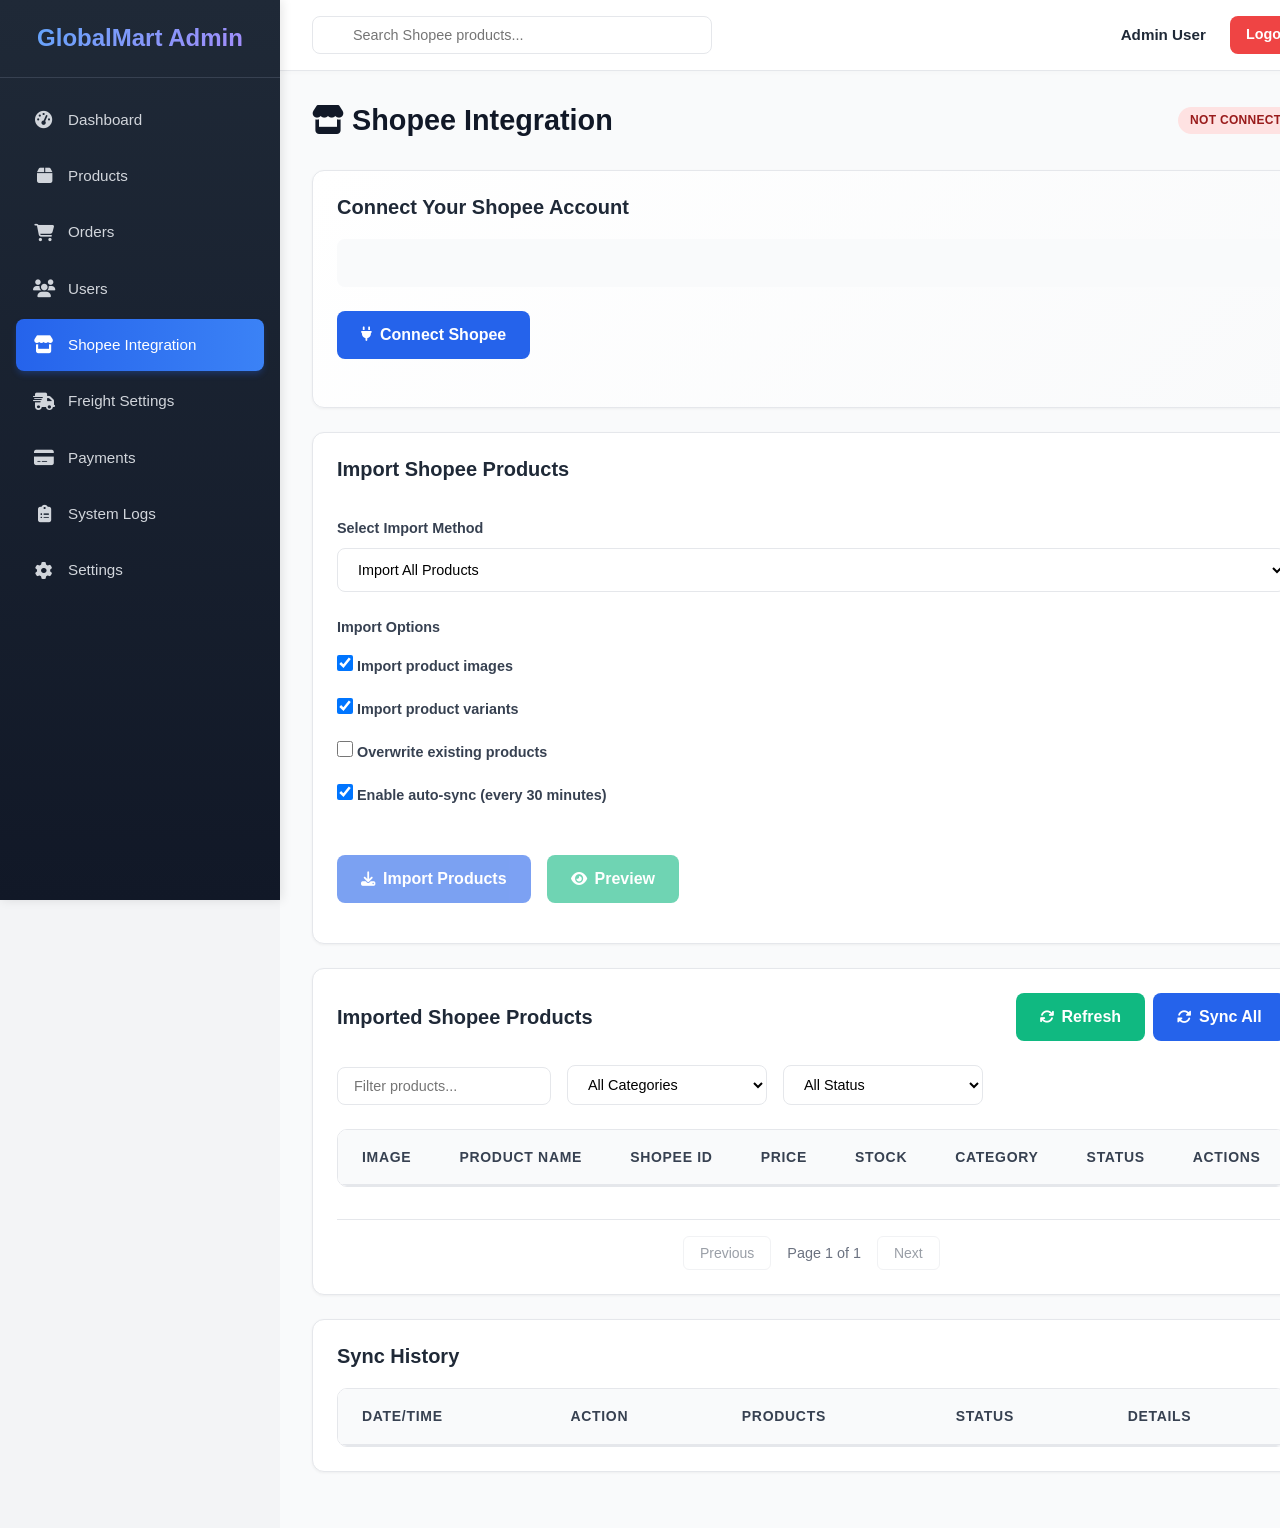
<file: admin-shopee.html>
<!DOCTYPE html>
<html lang="en">
<head>
    <meta charset="UTF-8">
    <meta name="viewport" content="width=device-width, initial-scale=1.0">
    <title>Shopee Integration - GlobalMart Admin</title>
    <link rel="stylesheet" href="css/style.css">
    <link rel="stylesheet" href="css/admin.css">
    <link rel="stylesheet" href="css/responsive.css">
    <link rel="stylesheet" href="https://cdnjs.cloudflare.com/ajax/libs/font-awesome/6.4.0/css/all.min.css">
</head>
<body class="admin-body">
    <!-- Admin Sidebar -->
    <div class="admin-sidebar">
        <div class="admin-logo">
            <h2>GlobalMart Admin</h2>
        </div>
        
        <nav class="admin-nav">
            <ul>
                <li><a href="admin.html#dashboard"><i class="fas fa-tachometer-alt"></i> Dashboard</a></li>
                <li><a href="admin.html#products"><i class="fas fa-box"></i> Products</a></li>
                <li><a href="admin.html#orders"><i class="fas fa-shopping-cart"></i> Orders</a></li>
                <li><a href="admin.html#users"><i class="fas fa-users"></i> Users</a></li>
                <li><a href="admin-shopee.html" class="active"><i class="fas fa-store"></i> Shopee Integration</a></li>
                <li><a href="admin.html#freight"><i class="fas fa-shipping-fast"></i> Freight Settings</a></li>
                <li><a href="admin.html#payments"><i class="fas fa-credit-card"></i> Payments</a></li>
                <li><a href="admin.html#logs"><i class="fas fa-clipboard-list"></i> System Logs</a></li>
                <li><a href="admin.html#settings"><i class="fas fa-cog"></i> Settings</a></li>
            </ul>
        </nav>
    </div>
    
    <!-- Admin Main Content -->
    <div class="admin-main">
        <header class="admin-header">
            <div class="admin-search">
                <input type="text" id="shopeeSearch" placeholder="Search Shopee products...">
            </div>
            <div class="admin-user">
                <span>Admin User</span>
                <button id="logoutAdmin" class="btn btn-danger">Logout</button>
            </div>
        </header>
        
        <main class="admin-content">
            <!-- Shopee Integration Header -->
            <div class="integration-header">
                <h1>
                    <i class="fas fa-store text-blue-600"></i>
                    Shopee Integration
                </h1>
                <div class="integration-status" id="integrationStatus">
                    <span class="status-badge disconnected">Not Connected</span>
                </div>
            </div>
            
            <!-- Connection Panel -->
            <section class="connection-panel admin-section">
                <h2>Connect Your Shopee Account</h2>
                
                <div class="connection-status" id="connectionStatus">
                    <!-- Status will be updated by JS -->
                </div>
                
                <div class="connection-actions">
                    <button id="connectShopeeBtn" class="btn btn-primary">
                        <i class="fas fa-plug"></i> Connect Shopee
                    </button>
                    <button id="disconnectShopeeBtn" class="btn btn-danger" style="display:none;">
                        <i class="fas fa-unlink"></i> Disconnect
                    </button>
                    <button id="refreshTokenBtn" class="btn btn-secondary" style="display:none;">
                        <i class="fas fa-sync"></i> Refresh Token
                    </button>
                </div>
                
                <div class="shop-info" id="shopInfo" style="display:none;">
                    <h3>Connected Shop Details</h3>
                    <div class="info-grid">
                        <div class="info-item">
                            <label>Shop Name:</label>
                            <span id="shopName"></span>
                        </div>
                        <div class="info-item">
                            <label>Shop ID:</label>
                            <span id="shopId"></span>
                        </div>
                        <div class="info-item">
                            <label>Country:</label>
                            <span id="shopCountry"></span>
                        </div>
                        <div class="info-item">
                            <label>Status:</label>
                            <span id="shopStatus"></span>
                        </div>
                        <div class="info-item">
                            <label>Products:</label>
                            <span id="shopProducts"></span>
                        </div>
                        <div class="info-item">
                            <label>Last Sync:</label>
                            <span id="lastSync"></span>
                        </div>
                    </div>
                </div>
            </section>
            
            <!-- Import Products Panel -->
            <section class="import-panel admin-section">
                <h2>Import Shopee Products</h2>
                
                <div class="import-controls">
                    <div class="form-group">
                        <label>Select Import Method</label>
                        <select id="importMethod">
                            <option value="all">Import All Products</option>
                            <option value="category">Import by Category</option>
                            <option value="search">Search and Import</option>
                            <option value="update">Update Existing Products</option>
                        </select>
                    </div>
                    
                    <div class="form-group" id="categorySelector" style="display:none;">
                        <label>Select Category</label>
                        <select id="shopeeCategory">
                            <option value="">Loading categories...</option>
                        </select>
                    </div>
                    
                    <div class="form-group" id="searchInput" style="display:none;">
                        <label>Search Products</label>
                        <input type="text" id="searchKeyword" placeholder="Enter keyword...">
                    </div>
                    
                    <div class="form-group">
                        <label>Import Options</label>
                        <div class="checkbox-group">
                            <label>
                                <input type="checkbox" id="importImages" checked>
                                Import product images
                            </label>
                            <label>
                                <input type="checkbox" id="importVariants" checked>
                                Import product variants
                            </label>
                            <label>
                                <input type="checkbox" id="overwriteExisting">
                                Overwrite existing products
                            </label>
                            <label>
                                <input type="checkbox" id="autoSync" checked>
                                Enable auto-sync (every 30 minutes)
                            </label>
                        </div>
                    </div>
                    
                    <div class="import-actions">
                        <button id="importProductsBtn" class="btn btn-primary" disabled>
                            <i class="fas fa-download"></i> Import Products
                        </button>
                        <button id="previewProductsBtn" class="btn btn-secondary" disabled>
                            <i class="fas fa-eye"></i> Preview
                        </button>
                        <button id="cancelImportBtn" class="btn btn-outline" style="display:none;">
                            Cancel
                        </button>
                    </div>
                </div>
                
                <!-- Progress Bar -->
                <div class="import-progress" id="importProgress" style="display:none;">
                    <div class="progress-bar">
                        <div class="progress-fill" style="width: 0%;"></div>
                    </div>
                    <div class="progress-info">
                        <span id="progressStatus">Importing...</span>
                        <span id="progressPercent">0%</span>
                    </div>
                </div>
            </section>
            
            <!-- Product Preview Panel -->
            <section class="preview-panel admin-section" id="previewPanel" style="display:none;">
                <div class="preview-header">
                    <h2>Products to Import</h2>
                    <div class="preview-actions">
                        <button id="selectAllBtn" class="btn btn-sm btn-outline">Select All</button>
                        <button id="deselectAllBtn" class="btn btn-sm btn-outline">Deselect All</button>
                    </div>
                </div>
                
                <div class="preview-count">
                    <span id="selectedCount">0</span> of <span id="totalCount">0</span> products selected
                </div>
                
                <div class="preview-grid" id="productPreview">
                    <!-- Product preview cards will be loaded here -->
                </div>
                
                <div class="preview-footer">
                    <button id="confirmImportBtn" class="btn btn-primary">
                        <i class="fas fa-check"></i> Confirm Import
                    </button>
                    <button id="cancelPreviewBtn" class="btn btn-outline">
                        Cancel
                    </button>
                </div>
            </section>
            
            <!-- Imported Products List -->
            <section class="imported-products admin-section">
                <div class="section-header">
                    <h2>Imported Shopee Products</h2>
                    <div class="header-actions">
                        <button id="refreshListBtn" class="btn btn-sm btn-secondary">
                            <i class="fas fa-sync"></i> Refresh
                        </button>
                        <button id="syncAllBtn" class="btn btn-sm btn-primary">
                            <i class="fas fa-sync-alt"></i> Sync All
                        </button>
                    </div>
                </div>
                
                <div class="filter-bar">
                    <input type="text" id="filterProducts" placeholder="Filter products...">
                    <select id="filterCategory">
                        <option value="">All Categories</option>
                    </select>
                    <select id="filterStatus">
                        <option value="">All Status</option>
                        <option value="active">Active</option>
                        <option value="inactive">Inactive</option>
                        <option value="out_of_stock">Out of Stock</option>
                    </select>
                </div>
                
                <div class="admin-table-container">
                    <table class="admin-table" id="importedProductsTable">
                        <thead>
                            <tr>
                                <th>Image</th>
                                <th>Product Name</th>
                                <th>Shopee ID</th>
                                <th>Price</th>
                                <th>Stock</th>
                                <th>Category</th>
                                <th>Status</th>
                                <th>Actions</th>
                            </tr>
                        </thead>
                        <tbody>
                            <!-- Products will be loaded here -->
                        </tbody>
                    </table>
                </div>
                
                <div class="pagination">
                    <button class="pagination-btn prev" disabled>Previous</button>
                    <span class="page-info">Page 1 of 1</span>
                    <button class="pagination-btn next" disabled>Next</button>
                </div>
            </section>
            
            <!-- Sync Logs -->
            <section class="sync-logs admin-section">
                <h2>Sync History</h2>
                <div class="admin-table-container">
                    <table class="admin-table" id="syncLogsTable">
                        <thead>
                            <tr>
                                <th>Date/Time</th>
                                <th>Action</th>
                                <th>Products</th>
                                <th>Status</th>
                                <th>Details</th>
                            </tr>
                        </thead>
                        <tbody>
                            <!-- Sync logs will be loaded here -->
                        </tbody>
                    </table>
                </div>
            </section>
        </main>
    </div>
    
    <!-- Import Confirmation Modal -->
    <div id="importConfirmModal" class="modal">
        <div class="modal-content">
            <span class="close-modal">&times;</span>
            <h2>Confirm Import</h2>
            <p id="importConfirmMessage"></p>
            <div class="modal-actions">
                <button id="confirmImportModalBtn" class="btn btn-primary">Confirm</button>
                <button id="cancelImportModalBtn" class="btn btn-outline">Cancel</button>
            </div>
        </div>
    </div>
    
    <script src="js/shopee-config.js"></script>
    <script src="js/shopee-api.js"></script>
    <script src="js/shopee-admin.js"></script>
</body>
</html>
</file>
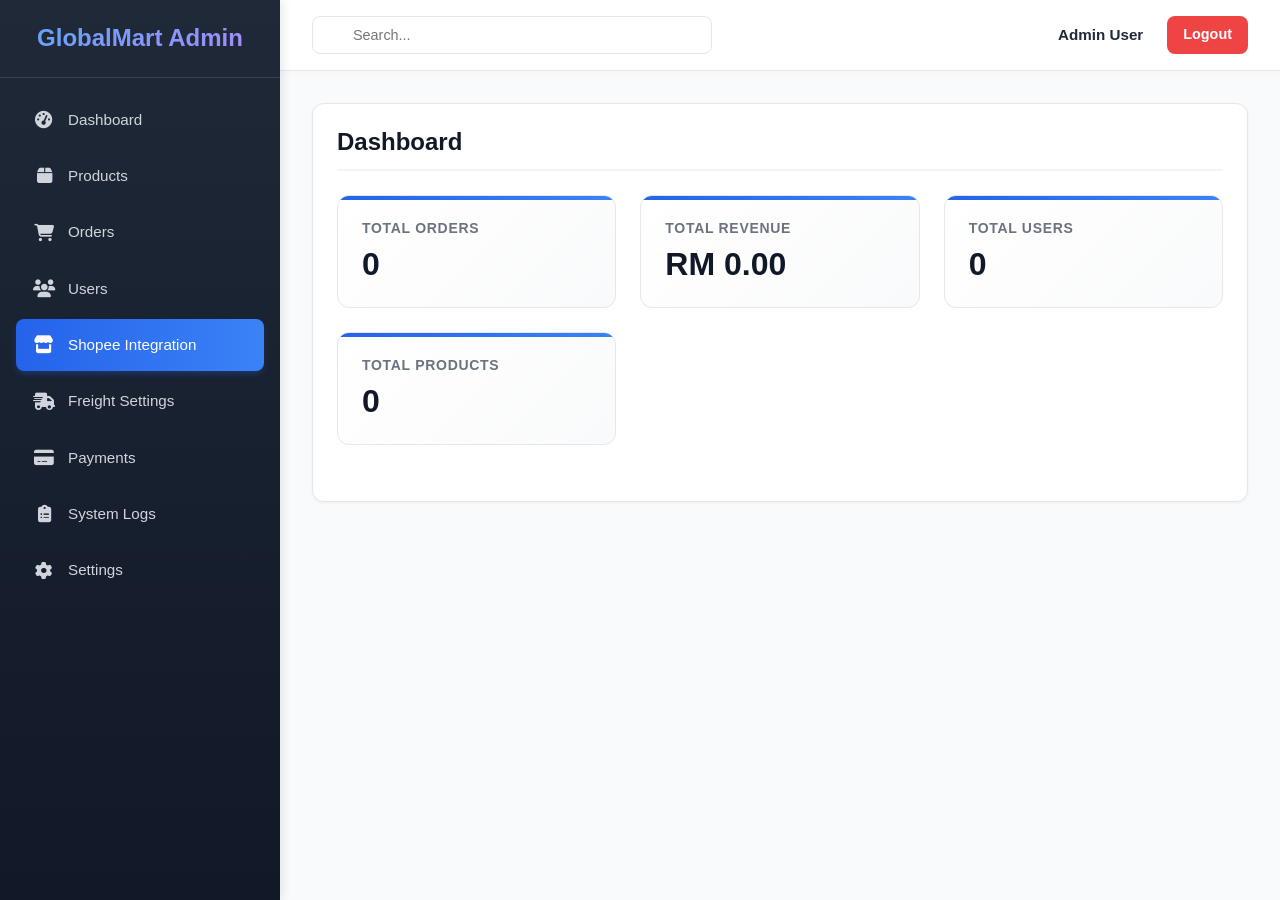
<file: admin.html>
<!DOCTYPE html>
<html lang="en">
<head>
    <meta charset="UTF-8">
    <meta name="viewport" content="width=device-width, initial-scale=1.0">
    <title>Admin Panel - GlobalMart</title>
    <link rel="stylesheet" href="css/style.css">
    <link rel="stylesheet" href="css/admin.css">
    <link rel="stylesheet" href="css/responsive.css">
    <link rel="stylesheet" href="https://cdnjs.cloudflare.com/ajax/libs/font-awesome/6.4.0/css/all.min.css">
</head>
<body class="admin-body">
    <!-- Admin Sidebar -->
    <div class="admin-sidebar">
        <div class="admin-logo">
            <h2>GlobalMart Admin</h2>
        </div>
        
        <nav class="admin-nav">
            <ul>
                <li><a href="#dashboard"><i class="fas fa-tachometer-alt"></i> Dashboard</a></li>
                <li><a href="#products"><i class="fas fa-box"></i> Products</a></li>
                <li><a href="#orders"><i class="fas fa-shopping-cart"></i> Orders</a></li>
                <li><a href="#users"><i class="fas fa-users"></i> Users</a></li>
                <li><a href="/admin-shopee.html" class="active"><i class="fas fa-store"></i> Shopee Integration</a></li>
                <li><a href="#freight"><i class="fas fa-shipping-fast"></i> Freight Settings</a></li>
                <li><a href="#payments"><i class="fas fa-credit-card"></i> Payments</a></li>
                <li><a href="#logs"><i class="fas fa-clipboard-list"></i> System Logs</a></li>
                <li><a href="#settings"><i class="fas fa-cog"></i> Settings</a></li>
            </ul>
        </nav>
    </div>
    
    <!-- Admin Main Content -->
    <div class="admin-main">
        <header class="admin-header">
            <div class="admin-search">
                <input type="text" placeholder="Search...">
            </div>
            <div class="admin-user">
                <span>Admin User</span>
                <button id="logoutAdmin" class="btn btn-danger">Logout</button>
            </div>
        </header>
        
        <main class="admin-content">
            <!-- Dashboard -->
            <section id="dashboard" class="admin-section">
                <h1>Dashboard</h1>
                <div class="stats-grid">
                    <div class="stat-card">
                        <h3>Total Orders</h3>
                        <p id="totalOrders">0</p>
                    </div>
                    <div class="stat-card">
                        <h3>Total Revenue</h3>
                        <p id="totalRevenue">RM 0.00</p>
                    </div>
                    <div class="stat-card">
                        <h3>Total Users</h3>
                        <p id="totalUsers">0</p>
                    </div>
                    <div class="stat-card">
                        <h3>Total Products</h3>
                        <p id="totalProducts">0</p>
                    </div>
                </div>
            </section>
            
            <!-- Products CRUD -->
            <section id="products" class="admin-section" style="display:none">
                <h1>Product Management</h1>
                <div class="admin-actions">
                    <button id="addProductBtn" class="btn btn-primary">Add New Product</button>
                </div>
                
                <div class="admin-table-container">
                    <table id="productsTable" class="admin-table">
                        <thead>
                            <tr>
                                <th>ID</th>
                                <th>Name</th>
                                <th>Category</th>
                                <th>Price</th>
                                <th>Stock</th>
                                <th>Actions</th>
                            </tr>
                        </thead>
                        <tbody>
                            <!-- Products loaded via JS -->
                        </tbody>
                    </table>
                </div>
            </section>
            
            <!-- Orders Management -->
            <section id="orders" class="admin-section" style="display:none">
                <h1>Order Management</h1>
                <div class="admin-table-container">
                    <table id="ordersTable" class="admin-table">
                        <thead>
                            <tr>
                                <th>Order ID</th>
                                <th>Customer</th>
                                <th>Amount</th>
                                <th>Status</th>
                                <th>Date</th>
                                <th>Actions</th>
                            </tr>
                        </thead>
                        <tbody>
                            <!-- Orders loaded via JS -->
                        </tbody>
                    </table>
                </div>
            </section>
            
            <!-- Users Management -->
            <section id="users" class="admin-section" style="display:none">
                <h1>User Management</h1>
                <div class="admin-table-container">
                    <table id="usersTable" class="admin-table">
                        <thead>
                            <tr>
                                <th>User ID</th>
                                <th>Name</th>
                                <th>Email</th>
                                <th>Phone</th>
                                <th>Role</th>
                                <th>Actions</th>
                            </tr>
                        </thead>
                        <tbody>
                            <!-- Users loaded via JS -->
                        </tbody>
                    </table>
                </div>
            </section>
            
            <!-- Freight Settings -->
            <section id="freight" class="admin-section" style="display:none">
                <h1>Freight Settings</h1>
                <div class="freight-settings">
                    <div class="setting-card">
                        <h3>Local Delivery Rates</h3>
                        <div class="form-group">
                            <label>Base Rate (RM)</label>
                            <input type="number" id="localBaseRate" value="5.00" step="0.01">
                        </div>
                        <div class="form-group">
                            <label>Rate per kg (RM)</label>
                            <input type="number" id="localRatePerKg" value="2.00" step="0.01">
                        </div>
                        <button id="saveLocalRates" class="btn btn-primary">Save Local Rates</button>
                    </div>
                    
                    <div class="setting-card">
                        <h3>International Delivery Rates</h3>
                        <div class="form-group">
                            <label>Base Rate (USD)</label>
                            <input type="number" id="intlBaseRate" value="15.00" step="0.01">
                        </div>
                        <div class="form-group">
                            <label>Rate per kg (USD)</label>
                            <input type="number" id="intlRatePerKg" value="5.00" step="0.01">
                        </div>
                        <button id="saveIntlRates" class="btn btn-primary">Save International Rates</button>
                    </div>
                </div>
            </section>
            
            <!-- System Logs -->
            <section id="logs" class="admin-section" style="display:none">
                <h1>System Logs</h1>
                <div class="admin-actions">
                    <button id="refreshLogs" class="btn btn-secondary">Refresh Logs</button>
                    <button id="clearLogs" class="btn btn-danger">Clear All Logs</button>
                </div>
                
                <div class="admin-table-container">
                    <table id="logsTable" class="admin-table">
                        <thead>
                            <tr>
                                <th>Timestamp</th>
                                <th>Type</th>
                                <th>Module</th>
                                <th>Message</th>
                                <th>User ID</th>
                            </tr>
                        </thead>
                        <tbody>
                            <!-- Logs loaded via JS -->
                        </tbody>
                    </table>
                </div>
            </section>
        </main>
    </div>
    
    <!-- Product Modal -->
    <div id="productModal" class="modal">
        <div class="modal-content">
            <span class="close-modal">&times;</span>
            <h2 id="modalTitle">Add New Product</h2>
            <form id="productForm">
                <div class="form-group">
                    <label>Product Name</label>
                    <input type="text" id="productName" required>
                </div>
                <div class="form-group">
                    <label>Description</label>
                    <textarea id="productDesc" rows="3"></textarea>
                </div>
                <div class="form-group">
                    <label>Category</label>
                    <select id="productCategory">
                        <option value="electronics">Electronics</option>
                        <option value="fashion">Fashion</option>
                        <option value="home">Home & Living</option>
                        <option value="sports">Sports</option>
                        <option value="books">Books</option>
                    </select>
                </div>
                <div class="form-group">
                    <label>Price (RM)</label>
                    <input type="number" id="productPrice" step="0.01" required>
                </div>
                <div class="form-group">
                    <label>Stock Quantity</label>
                    <input type="number" id="productStock" required>
                </div>
                <div class="form-group">
                    <label>Image URL</label>
                    <input type="text" id="productImage">
                </div>
                <input type="hidden" id="productId">
                <button type="submit" class="btn btn-primary">Save Product</button>
            </form>
        </div>
    </div>
    
    <script src="js/admin.js"></script>
</body>
</html>
</file>
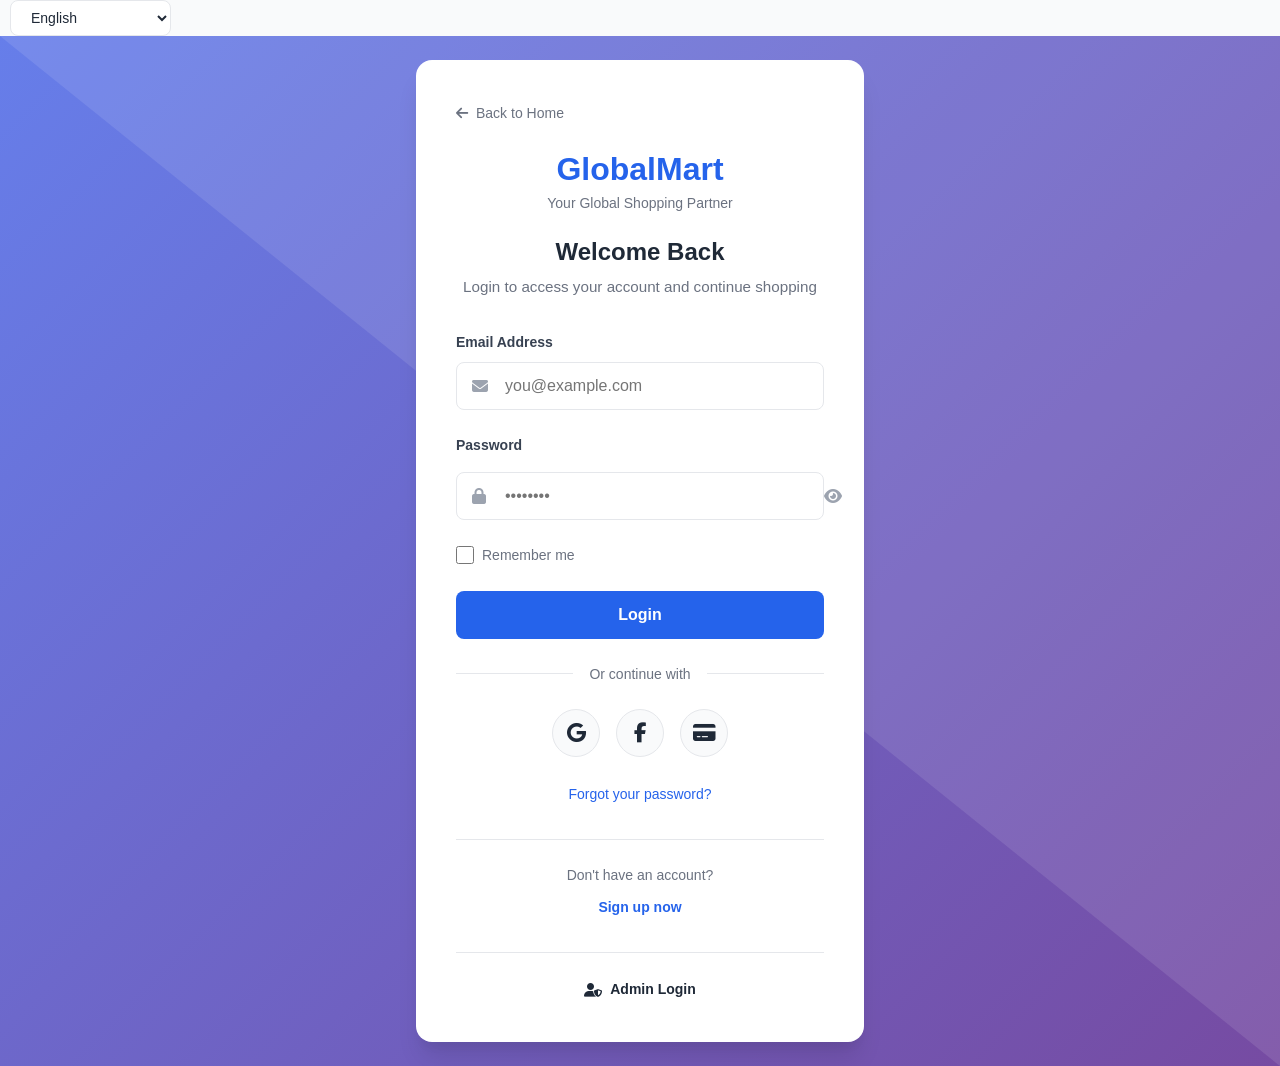
<file: login.html>
<!DOCTYPE html>
<html lang="en">
<head>
    <meta charset="UTF-8">
    <meta name="viewport" content="width=device-width, initial-scale=1.0">
    <title>Login - GlobalMart | Secure Member Access</title>
    <meta name="description" content="Login to your GlobalMart account to access exclusive deals, track orders, and enjoy personalized shopping experience. Secure member login with Toyib Pay integration.">
    <meta name="keywords" content="GlobalMart login, member access, secure login, ecommerce account, Toyib Pay, online shopping Malaysia">
    <link rel="stylesheet" href="css/style.css">
    <link rel="stylesheet" href="css/auth.css">
    <link rel="stylesheet" href="css/responsive.css">
    <link rel="stylesheet" href="https://cdnjs.cloudflare.com/ajax/libs/font-awesome/6.4.0/css/all.min.css">
</head>
<body>
    <!-- Language Selector -->
    <div class="language-selector">
        <select id="languageSelect">
            <option value="en">English</option>
            <option value="ms">Bahasa Malaysia</option>
            <option value="zh">中文</option>
        </select>
    </div>

    <!-- Login Container -->
    <div class="auth-container">
        <div class="auth-card">
            <!-- Back to Home -->
            <div class="back-to-home">
                <a href="index.html" class="back-link">
                    <i class="fas fa-arrow-left"></i>
                    <span data-lang="en">Back to Home</span>
                    <span data-lang="ms" style="display:none">Kembali ke Laman Utama</span>
                    <span data-lang="zh" style="display:none">返回首页</span>
                </a>
            </div>

            <!-- Login Header -->
            <div class="auth-header">
                <div class="auth-logo">
                    <h1>GlobalMart</h1>
                    <p class="tagline" data-lang="en">Your Global Shopping Partner</p>
                    <p class="tagline" data-lang="ms" style="display:none">Rakan Membeli-belah Global Anda</p>
                    <p class="tagline" data-lang="zh" style="display:none">您的全球购物伙伴</p>
                </div>
                
                <h2 data-lang="en">Welcome Back</h2>
                <h2 data-lang="ms" style="display:none">Selamat Kembali</h2>
                <h2 data-lang="zh" style="display:none">欢迎回来</h2>
                
                <p data-lang="en">Login to access your account and continue shopping</p>
                <p data-lang="ms" style="display:none">Log masuk untuk mengakses akaun anda dan terus membeli-belah</p>
                <p data-lang="zh" style="display:none">登录以访问您的账户并继续购物</p>
            </div>
            
            <!-- Login Form -->
            <form id="loginForm" class="auth-form">
                <div class="form-group">
                    <label for="loginEmail" data-lang="en">Email Address</label>
                    <label for="loginEmail" data-lang="ms" style="display:none">Alamat Emel</label>
                    <label for="loginEmail" data-lang="zh" style="display:none">电子邮件地址</label>
                    <div class="input-with-icon">
                        <i class="fas fa-envelope"></i>
                        <input type="email" id="loginEmail" placeholder="you@example.com" required>
                    </div>
                </div>
                
                <div class="form-group">
                    <div class="password-header">
                        <label for="loginPassword" data-lang="en">Password</label>
                        <label for="loginPassword" data-lang="ms" style="display:none">Kata Laluan</label>
                        <label for="loginPassword" data-lang="zh" style="display:none">密码</label>
                    </div>
                    <div class="input-with-icon">
                        <i class="fas fa-lock"></i>
                        <input type="password" id="loginPassword" placeholder="••••••••" required>
                        <button type="button" class="toggle-password" id="togglePassword">
                            <i class="fas fa-eye"></i>
                        </button>
                    </div>
                </div>
                
                <!-- Remember Me & Forgot Password -->
                <div class="login-options">
                    <div class="remember-me">
                        <input type="checkbox" id="rememberMe">
                        <label for="rememberMe" data-lang="en">Remember me</label>
                        <label for="rememberMe" data-lang="ms" style="display:none">Ingat saya</label>
                        <label for="rememberMe" data-lang="zh" style="display:none">记住我</label>
                    </div>
                </div>
                
                <button type="submit" class="btn btn-primary btn-block" id="loginBtn">
                    <span data-lang="en">Login</span>
                    <span data-lang="ms" style="display:none">Log Masuk</span>
                    <span data-lang="zh" style="display:none">登录</span>
                    <span class="spinner" id="loginSpinner" style="display: none;">
                        <i class="fas fa-spinner fa-spin"></i>
                    </span>
                </button>
                
                <!-- Divider -->
                <div class="auth-divider">
                    <span data-lang="en">Or continue with</span>
                    <span data-lang="ms" style="display:none">Atau teruskan dengan</span>
                    <span data-lang="zh" style="display:none">或使用以下方式继续</span>
                </div>
                
                <!-- Social Login Options -->
                <div class="social-login">
                    <a href="#" class="social-btn" title="Google">
                        <i class="fab fa-google"></i>
                    </a>
                    <a href="#" class="social-btn" title="Facebook">
                        <i class="fab fa-facebook-f"></i>
                    </a>
                    <a href="#" class="social-btn" title="Toyib Pay">
                        <i class="fas fa-credit-card"></i>
                    </a>
                </div>
                
                <!-- Forgot Password -->
                <div class="forgot-password">
                    <a href="#" id="forgotPasswordLink" data-lang="en">Forgot your password?</a>
                    <a href="#" id="forgotPasswordLink" data-lang="ms" style="display:none">Lupa kata laluan anda?</a>
                    <a href="#" id="forgotPasswordLink" data-lang="zh" style="display:none">忘记密码？</a>
                </div>
                
                <!-- Registration Link -->
                <div class="auth-footer">
                    <p data-lang="en">Don't have an account?</p>
                    <p data-lang="ms" style="display:none">Tiada akaun?</p>
                    <p data-lang="zh" style="display:none">还没有账户？</p>
                    <a href="register.html" data-lang="en">Sign up now</a>
                    <a href="register.html" data-lang="ms" style="display:none">Daftar sekarang</a>
                    <a href="register.html" data-lang="zh" style="display:none">立即注册</a>
                </div>
            </form>
            
            <!-- Admin Login Link -->
            <div class="admin-login-link">
                <a href="#" id="adminLoginLink" data-lang="en">
                    <i class="fas fa-user-shield"></i> Admin Login
                </a>
                <a href="#" id="adminLoginLink" data-lang="ms" style="display:none">
                    <i class="fas fa-user-shield"></i> Log Masuk Admin
                </a>
                <a href="#" id="adminLoginLink" data-lang="zh" style="display:none">
                    <i class="fas fa-user-shield"></i> 管理员登录
                </a>
            </div>
        </div>
    </div>
    
    <!-- Forgot Password Modal -->
    <div id="forgotPasswordModal" class="modal">
        <div class="modal-content">
            <span class="close-modal">&times;</span>
            <h2 data-lang="en">Reset Password</h2>
            <h2 data-lang="ms" style="display:none">Set Semula Kata Laluan</h2>
            <h2 data-lang="zh" style="display:none">重置密码</h2>
            
            <p data-lang="en">Enter your email address and we'll send you a link to reset your password.</p>
            <p data-lang="ms" style="display:none">Masukkan alamat emel anda dan kami akan hantar pautan untuk menetapkan semula kata laluan anda.</p>
            <p data-lang="zh" style="display:none">输入您的电子邮件地址，我们将向您发送重置密码的链接。</p>
            
            <form id="resetPasswordForm" class="auth-form">
                <div class="form-group">
                    <label for="resetEmail" data-lang="en">Email Address</label>
                    <label for="resetEmail" data-lang="ms" style="display:none">Alamat Emel</label>
                    <label for="resetEmail" data-lang="zh" style="display:none">电子邮件地址</label>
                    <input type="email" id="resetEmail" required>
                </div>
                
                <button type="submit" class="btn btn-primary btn-block">
                    <span data-lang="en">Send Reset Link</span>
                    <span data-lang="ms" style="display:none">Hantar Pautan</span>
                    <span data-lang="zh" style="display:none">发送重置链接</span>
                </button>
            </form>
        </div>
    </div>
    
    <!-- Admin Login Modal -->
    <div id="adminLoginModal" class="modal">
        <div class="modal-content">
            <span class="close-modal">&times;</span>
            <h2 data-lang="en">Admin Login</h2>
            <h2 data-lang="ms" style="display:none">Log Masuk Admin</h2>
            <h2 data-lang="zh" style="display:none">管理员登录</h2>
            
            <p data-lang="en">Please enter admin credentials to access the admin panel.</p>
            <p data-lang="ms" style="display:none">Sila masukkan kelayakan admin untuk mengakses panel admin.</p>
            <p data-lang="zh" style="display:none">请输入管理员凭据以访问管理面板。</p>
            
            <form id="adminLoginForm" class="auth-form">
                <div class="form-group">
                    <label for="adminEmail" data-lang="en">Admin Email</label>
                    <label for="adminEmail" data-lang="ms" style="display:none">Emel Admin</label>
                    <label for="adminEmail" data-lang="zh" style="display:none">管理员电子邮件</label>
                    <input type="email" id="adminEmail" required>
                </div>
                
                <div class="form-group">
                    <label for="adminPassword" data-lang="en">Admin Password</label>
                    <label for="adminPassword" data-lang="ms" style="display:none">Kata Laluan Admin</label>
                    <label for="adminPassword" data-lang="zh" style="display:none">管理员密码</label>
                    <input type="password" id="adminPassword" required>
                </div>
                
                <div class="form-group">
                    <label for="adminCode" data-lang="en">Security Code (Optional)</label>
                    <label for="adminCode" data-lang="ms" style="display:none">Kod Keselamatan (Pilihan)</label>
                    <label for="adminCode" data-lang="zh" style="display:none">安全代码（可选）</label>
                    <input type="text" id="adminCode" placeholder="Enter if required">
                </div>
                
                <button type="submit" class="btn btn-primary btn-block">
                    <span data-lang="en">Login as Admin</span>
                    <span data-lang="ms" style="display:none">Log Masuk sebagai Admin</span>
                    <span data-lang="zh" style="display:none">以管理员身份登录</span>
                </button>
            </form>
        </div>
    </div>
    
    <script src="js/language.js"></script>
    <script src="js/auth.js"></script>
    <script src="js/login.js"></script>
</body>
</html>
</file>
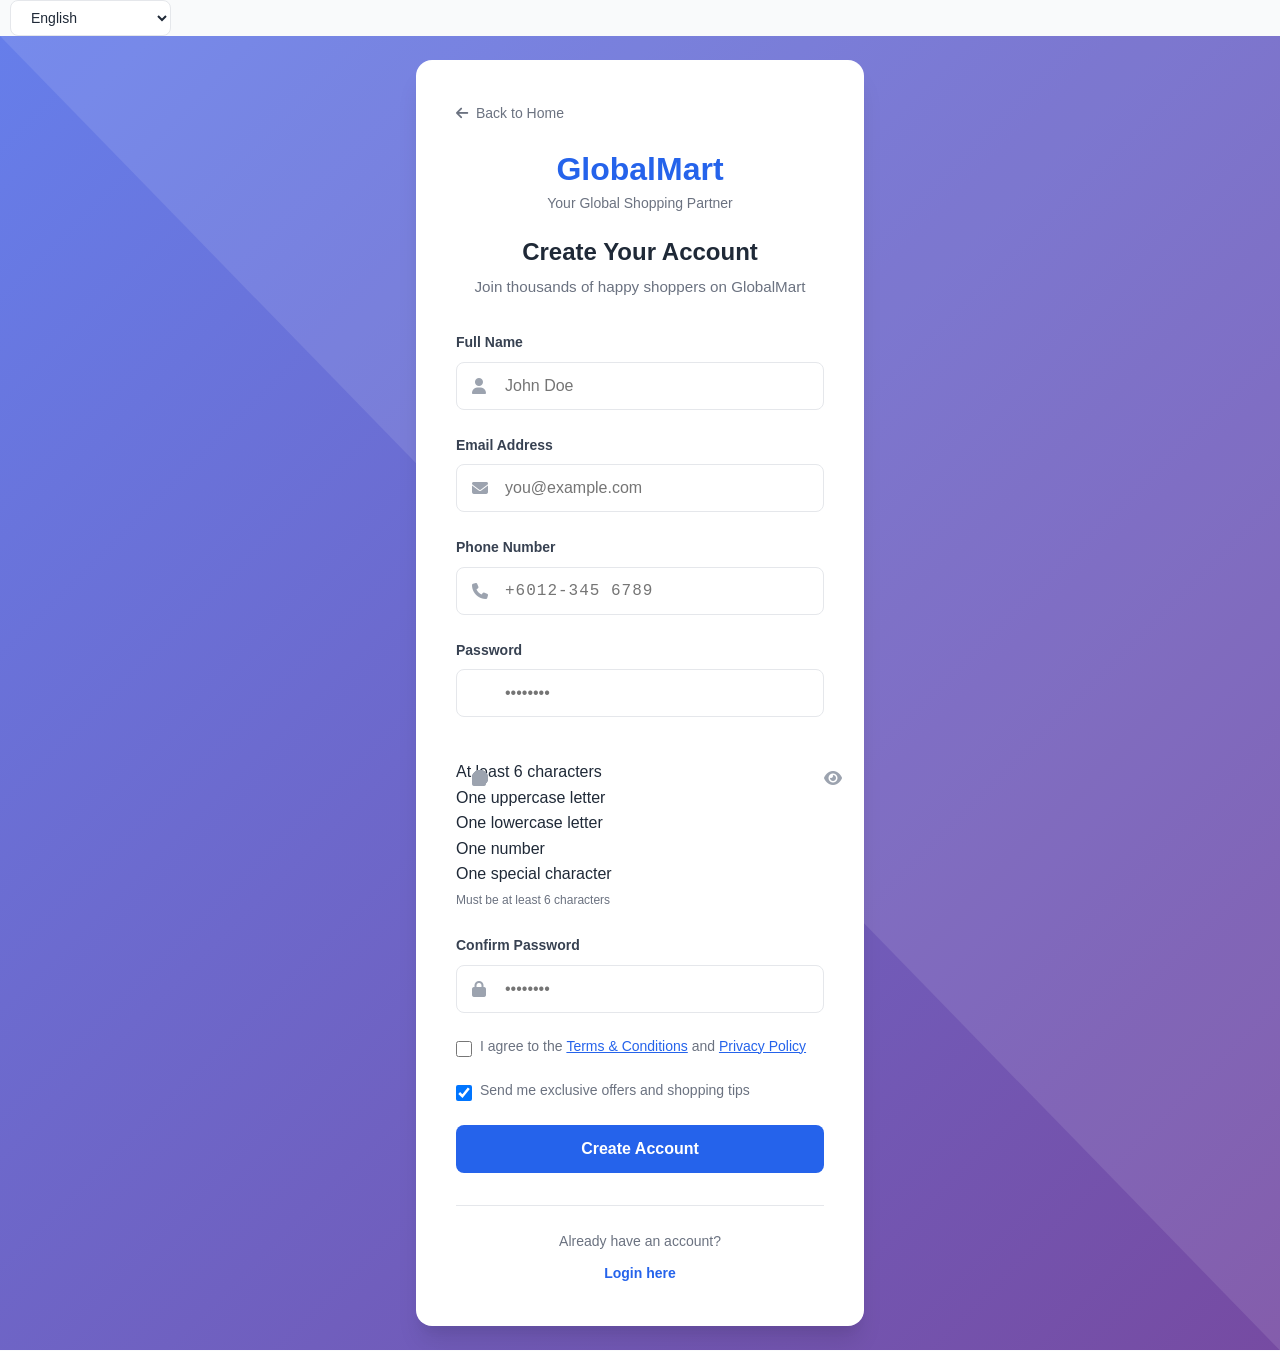
<file: register.html>
<!DOCTYPE html>
<html lang="en">
<head>
    <meta charset="UTF-8">
    <meta name="viewport" content="width=device-width, initial-scale=1.0">
    <title>Register - GlobalMart | Create Your Shopping Account</title>
    <meta name="description" content="Join GlobalMart today! Create your free account to enjoy exclusive deals, faster checkout, order tracking, and personalized shopping experience. Sign up in seconds.">
    <meta name="keywords" content="GlobalMart registration, create account, sign up, online shopping Malaysia, ecommerce account, Toyib Pay">
    <link rel="stylesheet" href="css/style.css">
    <link rel="stylesheet" href="css/auth.css">
    <link rel="stylesheet" href="css/responsive.css">
    <link rel="stylesheet" href="https://cdnjs.cloudflare.com/ajax/libs/font-awesome/6.4.0/css/all.min.css">
</head>
<body>
    <!-- Language Selector -->
    <div class="language-selector">
        <select id="languageSelect">
            <option value="en">English</option>
            <option value="ms">Bahasa Malaysia</option>
            <option value="zh">中文</option>
        </select>
    </div>

    <!-- Register Container -->
    <div class="auth-container">
        <div class="auth-card">
            <!-- Back to Home -->
            <div class="back-to-home">
                <a href="index.html" class="back-link">
                    <i class="fas fa-arrow-left"></i>
                    <span data-lang="en">Back to Home</span>
                    <span data-lang="ms" style="display:none">Kembali ke Laman Utama</span>
                    <span data-lang="zh" style="display:none">返回首页</span>
                </a>
            </div>

            <!-- Register Header -->
            <div class="auth-header">
                <div class="auth-logo">
                    <h1>GlobalMart</h1>
                    <p class="tagline" data-lang="en">Your Global Shopping Partner</p>
                    <p class="tagline" data-lang="ms" style="display:none">Rakan Membeli-belah Global Anda</p>
                    <p class="tagline" data-lang="zh" style="display:none">您的全球购物伙伴</p>
                </div>
                
                <h2 data-lang="en">Create Your Account</h2>
                <h2 data-lang="ms" style="display:none">Buat Akaun Anda</h2>
                <h2 data-lang="zh" style="display:none">创建您的账户</h2>
                
                <p data-lang="en">Join thousands of happy shoppers on GlobalMart</p>
                <p data-lang="ms" style="display:none">Sertai beribu-ribu pembeli yang gembira di GlobalMart</p>
                <p data-lang="zh" style="display:none">加入全球数千名快乐购物者的行列</p>
            </div>
            
            <!-- Registration Form -->
            <form id="registerForm" class="auth-form">
                <div class="form-group">
                    <label for="fullName" data-lang="en">Full Name</label>
                    <label for="fullName" data-lang="ms" style="display:none">Nama Penuh</label>
                    <label for="fullName" data-lang="zh" style="display:none">全名</label>
                    <div class="input-with-icon">
                        <i class="fas fa-user"></i>
                        <input type="text" id="fullName" placeholder="John Doe" required>
                    </div>
                </div>
                
                <div class="form-group">
                    <label for="email" data-lang="en">Email Address</label>
                    <label for="email" data-lang="ms" style="display:none">Alamat Emel</label>
                    <label for="email" data-lang="zh" style="display:none">电子邮件地址</label>
                    <div class="input-with-icon">
                        <i class="fas fa-envelope"></i>
                        <input type="email" id="email" placeholder="you@example.com" required>
                    </div>
                </div>
                
                <div class="form-group">
                    <label for="phone" data-lang="en">Phone Number</label>
                    <label for="phone" data-lang="ms" style="display:none">Nombor Telefon</label>
                    <label for="phone" data-lang="zh" style="display:none">电话号码</label>
                    <div class="input-with-icon">
                        <i class="fas fa-phone"></i>
                        <input type="tel" id="phone" placeholder="+6012-345 6789" required>
                    </div>
                </div>
                
                <div class="form-group">
                    <label for="password" data-lang="en">Password</label>
                    <label for="password" data-lang="ms" style="display:none">Kata Laluan</label>
                    <label for="password" data-lang="zh" style="display:none">密码</label>
                    <div class="input-with-icon">
                        <i class="fas fa-lock"></i>
                        <input type="password" id="password" placeholder="••••••••" required>
                        <button type="button" class="toggle-password" id="togglePassword">
                            <i class="fas fa-eye"></i>
                        </button>
                    </div>
                    <small class="password-hint" data-lang="en">Must be at least 6 characters</small>
                    <small class="password-hint" data-lang="ms" style="display:none">Mesti sekurang-kurangnya 6 aksara</small>
                    <small class="password-hint" data-lang="zh" style="display:none">必须至少6个字符</small>
                </div>
                
                <div class="form-group">
                    <label for="confirmPassword" data-lang="en">Confirm Password</label>
                    <label for="confirmPassword" data-lang="ms" style="display:none">Sahkan Kata Laluan</label>
                    <label for="confirmPassword" data-lang="zh" style="display:none">确认密码</label>
                    <div class="input-with-icon">
                        <i class="fas fa-lock"></i>
                        <input type="password" id="confirmPassword" placeholder="••••••••" required>
                    </div>
                </div>
                
                <!-- Terms and Conditions -->
                <div class="form-group">
                    <div class="terms-agreement">
                        <input type="checkbox" id="terms" required>
                        <label for="terms">
                            <span data-lang="en">I agree to the <a href="#" target="_blank">Terms & Conditions</a> and <a href="#" target="_blank">Privacy Policy</a></span>
                            <span data-lang="ms" style="display:none">Saya bersetuju dengan <a href="#" target="_blank">Terma & Syarat</a> dan <a href="#" target="_blank">Dasar Privasi</a></span>
                            <span data-lang="zh" style="display:none">我同意 <a href="#" target="_blank">条款和条件</a> 和 <a href="#" target="_blank">隐私政策</a></span>
                        </label>
                    </div>
                </div>
                
                <!-- Marketing Consent -->
                <div class="form-group">
                    <div class="marketing-consent">
                        <input type="checkbox" id="marketing" checked>
                        <label for="marketing">
                            <span data-lang="en">Send me exclusive offers and shopping tips</span>
                            <span data-lang="ms" style="display:none">Hantar saya tawaran eksklusif dan tip membeli-belah</span>
                            <span data-lang="zh" style="display:none">发送独家优惠和购物提示给我</span>
                        </label>
                    </div>
                </div>
                
                <button type="submit" class="btn btn-primary btn-block" id="registerBtn">
                    <span data-lang="en">Create Account</span>
                    <span data-lang="ms" style="display:none">Buat Akaun</span>
                    <span data-lang="zh" style="display:none">创建账户</span>
                    <span class="spinner" id="registerSpinner" style="display: none;">
                        <i class="fas fa-spinner fa-spin"></i>
                    </span>
                </button>
                
                <!-- Login Link -->
                <div class="auth-footer">
                    <p data-lang="en">Already have an account?</p>
                    <p data-lang="ms" style="display:none">Sudah mempunyai akaun?</p>
                    <p data-lang="zh" style="display:none">已有账户？</p>
                    <a href="login.html" data-lang="en">Login here</a>
                    <a href="login.html" data-lang="ms" style="display:none">Log masuk di sini</a>
                    <a href="login.html" data-lang="zh" style="display:none">在此登录</a>
                </div>
            </form>
        </div>
    </div>

    <!-- Registration Success Modal -->
    <div id="successModal" class="modal">
        <div class="modal-content">
            <div class="success-icon">
                <i class="fas fa-check-circle"></i>
            </div>
            <h2 data-lang="en">Registration Successful!</h2>
            <h2 data-lang="ms" style="display:none">Pendaftaran Berjaya!</h2>
            <h2 data-lang="zh" style="display:none">注册成功！</h2>
            
            <p data-lang="en">Your account has been created successfully. You will be redirected to the homepage shortly.</p>
            <p data-lang="ms" style="display:none">Akaun anda telah berjaya dicipta. Anda akan diarahkan ke laman utama sebentar lagi.</p>
            <p data-lang="zh" style="display:none">您的账户已成功创建。您将很快被重定向到首页。</p>
            
            <button id="continueShopping" class="btn btn-primary">
                <span data-lang="en">Continue Shopping</span>
                <span data-lang="ms" style="display:none">Teruskan Membeli-belah</span>
                <span data-lang="zh" style="display:none">继续购物</span>
            </button>
        </div>
    </div>
    
    <script src="js/language.js"></script>
    <script src="js/auth.js"></script>
    <script src="js/register.js"></script>
</body>
</html>
</file>
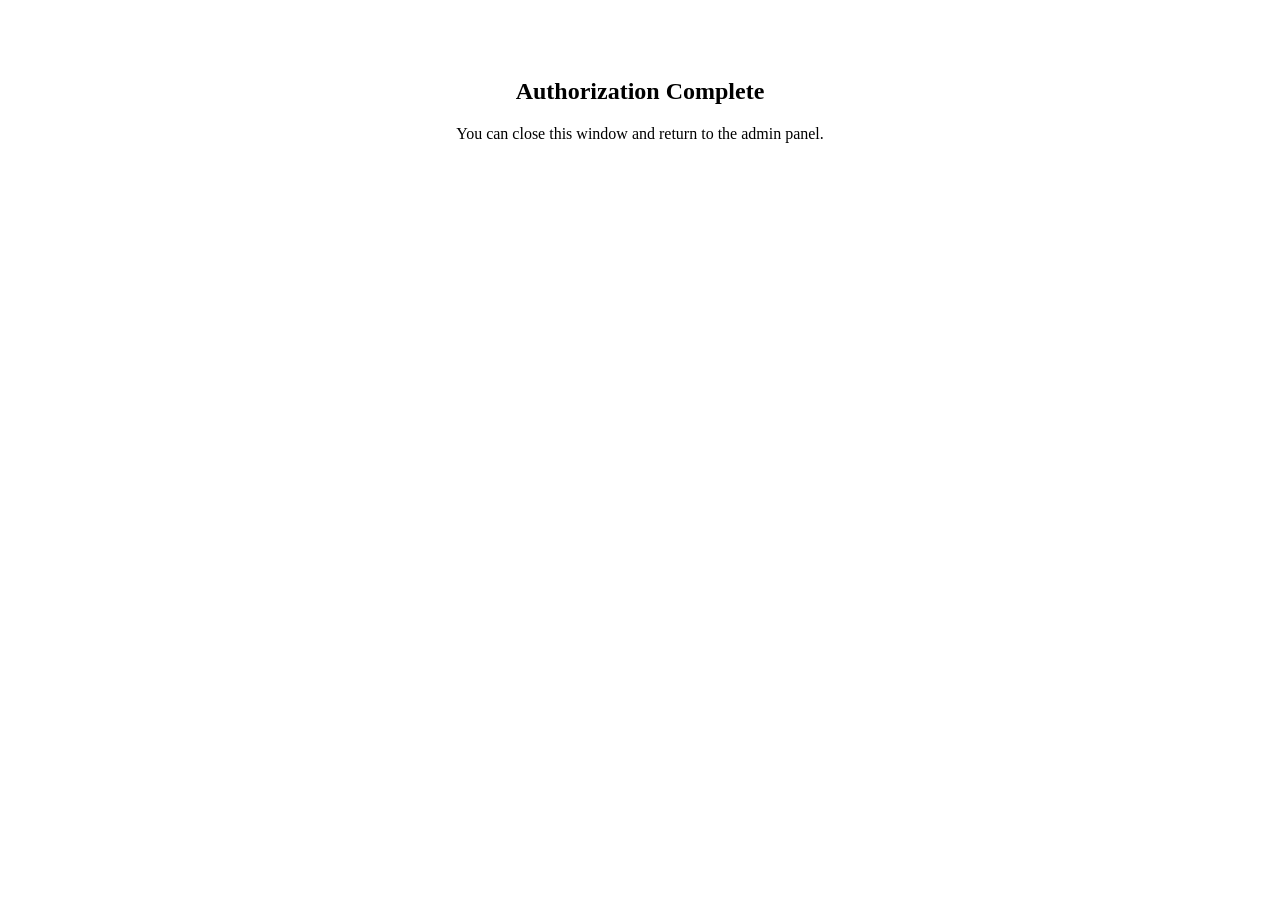
<file: shopee-callback.html>
<!DOCTYPE html>
<html lang="en">
<head>
    <meta charset="UTF-8">
    <meta name="viewport" content="width=device-width, initial-scale=1.0">
    <title>Shopee Authorization Callback</title>
</head>
<body>
    <script>
        // Extract parameters from URL
        const urlParams = new URLSearchParams(window.location.search);
        const code = urlParams.get('code');
        const shopId = urlParams.get('shop_id');
        const error = urlParams.get('error');
        
        // Send message to opener window
        if (window.opener) {
            if (error) {
                window.opener.postMessage({
                    type: 'shopee_auth_error',
                    error: error
                }, '*');
            } else {
                window.opener.postMessage({
                    type: 'shopee_auth',
                    code: code,
                    shop_id: shopId
                }, '*');
            }
            
            // Close this window
            setTimeout(() => {
                window.close();
            }, 1000);
        } else {
            document.body.innerHTML = `
                <div style="text-align: center; padding: 50px;">
                    <h2>Authorization Complete</h2>
                    <p>You can close this window and return to the admin panel.</p>
                </div>
            `;
        }
    </script>
</body>
</html>
</file>
<file: css/style.css>
/* Reset and Base Styles */
* {
    margin: 0;
    padding: 0;
    box-sizing: border-box;
}

:root {
    --primary-color: #2563eb;
    --primary-dark: #1d4ed8;
    --secondary-color: #10b981;
    --secondary-dark: #0ea271;
    --accent-color: #f59e0b;
    --danger-color: #ef4444;
    --danger-dark: #dc2626;
    --warning-color: #f59e0b;
    --success-color: #10b981;
    --dark-color: #1f2937;
    --dark-light: #374151;
    --light-color: #f9fafb;
    --gray-color: #6b7280;
    --gray-light: #9ca3af;
    --border-color: #e5e7eb;
    --shadow-sm: 0 1px 2px 0 rgba(0, 0, 0, 0.05);
    --shadow: 0 4px 6px -1px rgba(0, 0, 0, 0.1), 0 2px 4px -1px rgba(0, 0, 0, 0.06);
    --shadow-md: 0 10px 15px -3px rgba(0, 0, 0, 0.1), 0 4px 6px -2px rgba(0, 0, 0, 0.05);
    --shadow-lg: 0 20px 25px -5px rgba(0, 0, 0, 0.1), 0 10px 10px -5px rgba(0, 0, 0, 0.04);
    --radius-sm: 0.375rem;
    --radius: 0.5rem;
    --radius-md: 0.75rem;
    --radius-lg: 1rem;
}

body {
    font-family: 'Segoe UI', Tahoma, Geneva, Verdana, sans-serif;
    line-height: 1.6;
    color: var(--dark-color);
    background-color: var(--light-color);
    -webkit-font-smoothing: antialiased;
    -moz-osx-font-smoothing: grayscale;
}

.container {
    max-width: 1200px;
    margin: 0 auto;
    padding: 0 20px;
}

/* Typography */
h1, h2, h3, h4, h5, h6 {
    font-weight: 700;
    line-height: 1.2;
    margin-bottom: 0.5em;
}

h1 { font-size: 2.5rem; }
h2 { font-size: 2rem; }
h3 { font-size: 1.5rem; }
h4 { font-size: 1.25rem; }
h5 { font-size: 1.125rem; }
h6 { font-size: 1rem; }

p {
    margin-bottom: 1rem;
}

a {
    color: var(--primary-color);
    text-decoration: none;
    transition: color 0.2s ease;
}

a:hover {
    color: var(--primary-dark);
}

/* Buttons */
.btn {
    display: inline-flex;
    align-items: center;
    justify-content: center;
    gap: 0.5rem;
    padding: 0.75rem 1.5rem;
    border: none;
    border-radius: var(--radius);
    font-size: 1rem;
    font-weight: 600;
    text-decoration: none;
    cursor: pointer;
    transition: all 0.2s ease;
    line-height: 1.5;
}

.btn i {
    font-size: 0.9em;
}

.btn-primary {
    background-color: var(--primary-color);
    color: white;
}

.btn-primary:hover {
    background-color: var(--primary-dark);
    transform: translateY(-1px);
    box-shadow: var(--shadow);
}

.btn-primary:active {
    transform: translateY(0);
}

.btn-secondary {
    background-color: var(--secondary-color);
    color: white;
}

.btn-secondary:hover {
    background-color: var(--secondary-dark);
    transform: translateY(-1px);
}

.btn-danger {
    background-color: var(--danger-color);
    color: white;
}

.btn-danger:hover {
    background-color: var(--danger-dark);
}

.btn-outline {
    background-color: transparent;
    border: 2px solid var(--primary-color);
    color: var(--primary-color);
}

.btn-outline:hover {
    background-color: var(--primary-color);
    color: white;
}

.btn-block {
    display: block;
    width: 100%;
}

.btn:disabled {
    opacity: 0.6;
    cursor: not-allowed;
    transform: none !important;
}

/* Form Elements */
.form-group {
    margin-bottom: 1.5rem;
}

.form-group label {
    display: block;
    margin-bottom: 0.5rem;
    font-weight: 600;
    color: var(--dark-light);
}

.form-group input,
.form-group select,
.form-group textarea {
    width: 100%;
    padding: 0.75rem 1rem;
    border: 1px solid var(--border-color);
    border-radius: var(--radius);
    font-size: 1rem;
    transition: all 0.2s ease;
    background-color: white;
}

.form-group input:focus,
.form-group select:focus,
.form-group textarea:focus {
    outline: none;
    border-color: var(--primary-color);
    box-shadow: 0 0 0 3px rgba(37, 99, 235, 0.1);
}

/* Header */
.main-header {
    background-color: white;
    box-shadow: var(--shadow-sm);
    position: sticky;
    top: 0;
    z-index: 1000;
    border-bottom: 1px solid var(--border-color);
}

.main-header .container {
    display: flex;
    justify-content: space-between;
    align-items: center;
    padding: 1rem 20px;
    flex-wrap: wrap;
}

.logo h1 {
    color: var(--primary-color);
    font-size: 1.8rem;
    margin-bottom: 0.25rem;
}

.tagline {
    color: var(--gray-color);
    font-size: 0.875rem;
}

/* Navigation */
.main-nav ul {
    display: flex;
    list-style: none;
    gap: 2rem;
    margin: 0;
    padding: 0;
}

.main-nav a {
    text-decoration: none;
    color: var(--dark-color);
    font-weight: 600;
    padding: 0.5rem 0;
    position: relative;
    transition: color 0.2s ease;
    font-size: 0.95rem;
}

.main-nav a:hover {
    color: var(--primary-color);
}

.main-nav a::after {
    content: '';
    position: absolute;
    bottom: 0;
    left: 0;
    width: 0;
    height: 2px;
    background-color: var(--primary-color);
    transition: width 0.3s ease;
}

.main-nav a:hover::after {
    width: 100%;
}

.header-actions {
    display: flex;
    align-items: center;
    gap: 1.5rem;
}

.cart-icon {
    position: relative;
    cursor: pointer;
    font-size: 1.5rem;
    color: var(--dark-color);
    transition: color 0.2s ease;
}

.cart-icon:hover {
    color: var(--primary-color);
}

.cart-count {
    position: absolute;
    top: -0.5rem;
    right: -0.5rem;
    background-color: var(--danger-color);
    color: white;
    font-size: 0.75rem;
    width: 1.25rem;
    height: 1.25rem;
    border-radius: 50%;
    display: flex;
    align-items: center;
    justify-content: center;
    font-weight: 600;
}

.mobile-menu-btn {
    display: none;
    font-size: 1.5rem;
    cursor: pointer;
    color: var(--dark-color);
    background: none;
    border: none;
    padding: 0.5rem;
}

/* Language Selector */
.language-selector {
    position: relative;
    left: 10px;
    /*top: 20px;
    right: 20px;
    z-index: 1001;*/
}

.language-selector select {
    padding: 0.5rem 1rem;
    border: 1px solid var(--border-color);
    border-radius: var(--radius);
    background-color: white;
    font-size: 0.875rem;
    color: var(--dark-color);
    cursor: pointer;
    transition: all 0.2s ease;
}

.language-selector select:focus {
    outline: none;
    border-color: var(--primary-color);
    box-shadow: 0 0 0 3px rgba(37, 99, 235, 0.1);
}

/* Hero Section */
.hero {
    background: linear-gradient(135deg, #667eea 0%, #764ba2 100%);
    color: white;
    padding: 6rem 0;
    text-align: center;
    position: relative;
    overflow: hidden;
}

.hero::before {
    content: '';
    position: absolute;
    top: 0;
    left: 0;
    right: 0;
    bottom: 0;
    background: url('data:image/svg+xml,<svg xmlns="http://www.w3.org/2000/svg" viewBox="0 0 100 100" preserveAspectRatio="none"><path d="M0,0 L100,0 L100,100 Z" fill="rgba(255,255,255,0.1)"/></svg>');
    background-size: cover;
}

.hero-content {
    position: relative;
    z-index: 1;
    max-width: 800px;
    margin: 0 auto;
}

.hero-content h2 {
    font-size: 3.5rem;
    margin-bottom: 1.5rem;
    font-weight: 800;
    line-height: 1.1;
}

.hero-content p {
    font-size: 1.25rem;
    margin-bottom: 2rem;
    opacity: 0.9;
    line-height: 1.6;
}

/* Features */
.features {
    padding: 5rem 0;
    background-color: white;
}

.features .container {
    display: grid;
    grid-template-columns: repeat(auto-fit, minmax(280px, 1fr));
    gap: 2rem;
}

.feature {
    text-align: center;
    padding: 2.5rem 2rem;
    border-radius: var(--radius-lg);
    background-color: var(--light-color);
    transition: all 0.3s ease;
    border: 1px solid var(--border-color);
}

.feature:hover {
    transform: translateY(-10px);
    box-shadow: var(--shadow-lg);
    border-color: var(--primary-color);
}

.feature i {
    font-size: 3rem;
    color: var(--primary-color);
    margin-bottom: 1.5rem;
}

.feature h3 {
    margin-bottom: 1rem;
    color: var(--dark-color);
}

.feature p {
    color: var(--gray-color);
    font-size: 0.95rem;
}

/* Products Section */
.products {
    padding: 5rem 0;
    background-color: var(--light-color);
}

.products h2 {
    text-align: center;
    margin-bottom: 3rem;
    color: var(--dark-color);
}

.product-grid {
    display: grid;
    grid-template-columns: repeat(auto-fill, minmax(280px, 1fr));
    gap: 2rem;
}

.product-card {
    background-color: white;
    border-radius: var(--radius-md);
    overflow: hidden;
    box-shadow: var(--shadow);
    transition: all 0.3s ease;
    border: 1px solid var(--border-color);
}

.product-card:hover {
    transform: translateY(-5px);
    box-shadow: var(--shadow-lg);
    border-color: var(--primary-color);
}

.product-image {
    height: 220px;
    background-color: #f3f4f6;
    display: flex;
    align-items: center;
    justify-content: center;
    overflow: hidden;
    position: relative;
}

.product-image img {
    max-width: 100%;
    max-height: 100%;
    object-fit: cover;
    transition: transform 0.3s ease;
}

.product-card:hover .product-image img {
    transform: scale(1.05);
}

.product-info {
    padding: 1.5rem;
}

.product-title {
    font-size: 1.125rem;
    font-weight: 600;
    margin-bottom: 0.5rem;
    color: var(--dark-color);
    line-height: 1.4;
}

.product-price {
    font-size: 1.25rem;
    font-weight: 700;
    color: var(--primary-color);
    margin-bottom: 1rem;
}

.product-rating {
    color: var(--accent-color);
    margin-bottom: 1rem;
    display: flex;
    align-items: center;
    gap: 0.25rem;
    font-size: 0.9rem;
}

/* Freight Calculator */
.freight-calculator {
    padding: 5rem 0;
    background-color: white;
}

.freight-calculator h2 {
    text-align: center;
    margin-bottom: 3rem;
}

.calculator-form {
    max-width: 800px;
    margin: 0 auto;
    display: grid;
    grid-template-columns: repeat(auto-fit, minmax(200px, 1fr));
    gap: 1.5rem;
    align-items: end;
}

.calculator-form select,
.calculator-form input {
    padding: 0.875rem 1rem;
    border: 1px solid var(--border-color);
    border-radius: var(--radius);
    font-size: 1rem;
    width: 100%;
}

.freight-result {
    grid-column: 1 / -1;
    padding: 1.5rem;
    background-color: var(--light-color);
    border-radius: var(--radius);
    margin-top: 1rem;
    text-align: center;
    font-weight: 600;
    font-size: 1.125rem;
    border: 1px solid var(--border-color);
}

/* Footer */
.main-footer {
    background-color: var(--dark-color);
    color: white;
    padding: 4rem 0 2rem;
}

.main-footer .container {
    display: grid;
    grid-template-columns: repeat(auto-fit, minmax(250px, 1fr));
    gap: 3rem;
    margin-bottom: 3rem;
}

.footer-section h3,
.footer-section h4 {
    color: white;
    margin-bottom: 1.5rem;
}

.footer-section p {
    opacity: 0.8;
    margin-bottom: 1.5rem;
    line-height: 1.6;
}

.footer-section ul {
    list-style: none;
    padding: 0;
}

.footer-section ul li {
    margin-bottom: 0.75rem;
}

.footer-section ul li a {
    color: rgba(255, 255, 255, 0.8);
    text-decoration: none;
    transition: color 0.2s ease;
    font-size: 0.95rem;
}

.footer-section ul li a:hover {
    color: white;
    padding-left: 0.5rem;
}

.payment-methods {
    display: flex;
    gap: 1rem;
    flex-wrap: wrap;
}

.toyib-pay {
    display: flex;
    align-items: center;
    gap: 0.75rem;
    padding: 0.75rem 1rem;
    background-color: rgba(255, 255, 255, 0.1);
    border-radius: var(--radius);
    font-weight: 600;
}

.copyright {
    text-align: center;
    padding-top: 2rem;
    margin-top: 2rem;
    border-top: 1px solid rgba(255, 255, 255, 0.1);
    opacity: 0.7;
    font-size: 0.875rem;
}

/* Utility Classes */
.text-center { text-align: center; }
.text-right { text-align: right; }
.text-left { text-align: left; }
.mt-1 { margin-top: 0.5rem; }
.mt-2 { margin-top: 1rem; }
.mt-3 { margin-top: 1.5rem; }
.mt-4 { margin-top: 2rem; }
.mb-1 { margin-bottom: 0.5rem; }
.mb-2 { margin-bottom: 1rem; }
.mb-3 { margin-bottom: 1.5rem; }
.mb-4 { margin-bottom: 2rem; }
.mx-auto { margin-left: auto; margin-right: auto; }
.hidden { display: none; }
.flex { display: flex; }
.flex-col { flex-direction: column; }
.items-center { align-items: center; }
.justify-center { justify-content: center; }
.justify-between { justify-content: space-between; }
.gap-2 { gap: 0.5rem; }
.gap-4 { gap: 1rem; }
.gap-6 { gap: 1.5rem; }
.w-full { width: 100%; }
.max-w-sm { max-width: 24rem; }
.max-w-md { max-width: 28rem; }
.max-w-lg { max-width: 32rem; }
.max-w-xl { max-width: 36rem; }
.relative { position: relative; }
.absolute { position: absolute; }
.sticky { position: sticky; }
.top-0 { top: 0; }
.right-0 { right: 0; }
.left-0 { left: 0; }
.bottom-0 { bottom: 0; }
.z-10 { z-index: 10; }
.z-20 { z-index: 20; }
.z-50 { z-index: 50; }
.z-100 { z-index: 100; }
.bg-white { background-color: white; }
.bg-gray-50 { background-color: #f9fafb; }
.bg-gray-100 { background-color: #f3f4f6; }
.text-sm { font-size: 0.875rem; }
.text-lg { font-size: 1.125rem; }
.text-xl { font-size: 1.25rem; }
.text-2xl { font-size: 1.5rem; }
.text-3xl { font-size: 1.875rem; }
.font-bold { font-weight: 700; }
.font-semibold { font-weight: 600; }
.font-medium { font-weight: 500; }
.rounded { border-radius: var(--radius); }
.rounded-lg { border-radius: var(--radius-lg); }
.rounded-full { border-radius: 9999px; }
.shadow { box-shadow: var(--shadow); }
.shadow-lg { box-shadow: var(--shadow-lg); }
.border { border: 1px solid var(--border-color); }
.border-t { border-top: 1px solid var(--border-color); }
.border-b { border-bottom: 1px solid var(--border-color); }
.border-l { border-left: 1px solid var(--border-color); }
.border-r { border-right: 1px solid var(--border-color); }
.p-2 { padding: 0.5rem; }
.p-4 { padding: 1rem; }
.p-6 { padding: 1.5rem; }
.p-8 { padding: 2rem; }
.px-4 { padding-left: 1rem; padding-right: 1rem; }
.py-2 { padding-top: 0.5rem; padding-bottom: 0.5rem; }
.py-4 { padding-top: 1rem; padding-bottom: 1rem; }
.py-6 { padding-top: 1.5rem; padding-bottom: 1.5rem; }
.pointer-events-none { pointer-events: none; }
.pointer-events-auto { pointer-events: auto; }
.overflow-hidden { overflow: hidden; }
.overflow-x-auto { overflow-x: auto; }
.whitespace-nowrap { white-space: nowrap; }
.opacity-0 { opacity: 0; }
.opacity-100 { opacity: 1; }
.transition-all { transition: all 0.2s ease; }
.transition-transform { transition: transform 0.2s ease; }
.transition-opacity { transition: opacity 0.2s ease; }
.scale-105 { transform: scale(1.05); }
.-translate-y-1 { transform: translateY(-0.25rem); }
.-translate-y-2 { transform: translateY(-0.5rem); }

/* Loading Spinner */
.spinner {
    display: inline-block;
    animation: spin 1s linear infinite;
}

@keyframes spin {
    0% { transform: rotate(0deg); }
    100% { transform: rotate(360deg); }
}

/* Notifications */
.notification {
    position: fixed;
    top: 1.5rem;
    right: 1.5rem;
    padding: 1rem 1.5rem;
    border-radius: var(--radius);
    color: white;
    font-weight: 500;
    z-index: 9999;
    animation: slideInRight 0.3s ease;
    box-shadow: var(--shadow-lg);
    max-width: 24rem;
}

.notification.success {
    background-color: var(--success-color);
}

.notification.error {
    background-color: var(--danger-color);
}

.notification.info {
    background-color: var(--primary-color);
}

.notification.warning {
    background-color: var(--warning-color);
}

@keyframes slideInRight {
    from {
        transform: translateX(100%);
        opacity: 0;
    }
    to {
        transform: translateX(0);
        opacity: 1;
    }
}

@keyframes slideOutRight {
    from {
        transform: translateX(0);
        opacity: 1;
    }
    to {
        transform: translateX(100%);
        opacity: 0;
    }
}

/* Modal */
.modal {
    display: none;
    position: fixed;
    top: 0;
    left: 0;
    width: 100%;
    height: 100%;
    background-color: rgba(0, 0, 0, 0.5);
    z-index: 1000;
    align-items: center;
    justify-content: center;
    padding: 1rem;
}

.modal-content {
    background-color: white;
    padding: 2rem;
    border-radius: var(--radius-lg);
    width: 100%;
    max-width: 28rem;
    max-height: 90vh;
    overflow-y: auto;
    animation: modalSlideIn 0.3s ease;
    box-shadow: var(--shadow-lg);
}

@keyframes modalSlideIn {
    from {
        transform: translateY(-2rem);
        opacity: 0;
    }
    to {
        transform: translateY(0);
        opacity: 1;
    }
}

.close-modal {
    float: right;
    font-size: 1.5rem;
    cursor: pointer;
    color: var(--gray-color);
    line-height: 1;
    background: none;
    border: none;
    padding: 0.25rem;
    margin: -0.5rem -0.5rem -0.5rem auto;
}

.close-modal:hover {
    color: var(--dark-color);
}

/* User Dropdown */
.user-dropdown {
    display: none;
    position: absolute;
    top: 100%;
    right: 0;
    min-width: 12rem;
    background-color: white;
    border-radius: var(--radius);
    box-shadow: var(--shadow-lg);
    z-index: 50;
    margin-top: 0.5rem;
    border: 1px solid var(--border-color);
}

.user-dropdown a {
    display: flex;
    align-items: center;
    gap: 0.75rem;
    padding: 0.75rem 1rem;
    color: var(--dark-color);
    text-decoration: none;
    transition: all 0.2s ease;
    font-size: 0.875rem;
}

.user-dropdown a:hover {
    background-color: var(--light-color);
    color: var(--primary-color);
}

.user-dropdown a i {
    width: 1rem;
    text-align: center;
}

.dropdown-divider {
    height: 1px;
    background-color: var(--border-color);
    margin: 0.5rem 0;
}

/* Responsive Design */
@media (max-width: 768px) {
    .container {
        padding: 0 1rem;
    }

    .main-header .container {
        padding: 0.75rem 1rem;
    }

    .mobile-menu-btn {
        display: block;
    }

    .main-nav {
        display: none;
        width: 100%;
        order: 3;
        margin-top: 1rem;
    }

    .main-nav.active {
        display: block;
    }

    .main-nav ul {
        flex-direction: column;
        gap: 0;
    }

    .main-nav ul li {
        width: 100%;
    }

    .main-nav ul li a {
        display: block;
        padding: 0.75rem 0;
        border-bottom: 1px solid var(--border-color);
    }

    .main-nav ul li a::after {
        display: none;
    }

    .header-actions {
        margin-left: auto;
    }

    .hero {
        padding: 4rem 0;
    }

    .hero-content h2 {
        font-size: 2rem;
    }

    .hero-content p {
        font-size: 1rem;
    }

    .features .container {
        grid-template-columns: 1fr;
        gap: 1.5rem;
    }

    .product-grid {
        grid-template-columns: repeat(auto-fill, minmax(250px, 1fr));
        gap: 1.5rem;
    }

    .calculator-form {
        grid-template-columns: 1fr;
    }

    .footer-section {
        margin-bottom: 2rem;
    }

    .language-selector {
        top: 1rem;
        right: 1rem;
    }
}

@media (max-width: 480px) {
    .hero-content h2 {
        font-size: 1.75rem;
    }

    .btn {
        padding: 0.625rem 1.25rem;
        font-size: 0.875rem;
    }

    .product-grid {
        grid-template-columns: 1fr;
    }

    .modal-content {
        padding: 1.5rem;
        margin: 1rem;
    }

    .notification {
        left: 1rem;
        right: 1rem;
        max-width: none;
    }
}
</file>
<file: css/admin.css>
/* Admin Panel Styles for GlobalMart */

/* Admin Body Layout */
.admin-body {
    display: flex;
    min-height: 100vh;
    background-color: #f3f4f6;
    font-family: 'Segoe UI', Tahoma, Geneva, Verdana, sans-serif;
    margin: 0;
    padding: 0;
}

/* Admin Sidebar */
.admin-sidebar {
    width: 280px;
    background: linear-gradient(180deg, #1f2937 0%, #111827 100%);
    color: white;
    position: fixed;
    height: 100vh;
    overflow-y: auto;
    transition: all 0.3s ease;
    z-index: 100;
    box-shadow: 2px 0 10px rgba(0, 0, 0, 0.1);
}

.admin-sidebar::-webkit-scrollbar {
    width: 6px;
}

.admin-sidebar::-webkit-scrollbar-track {
    background: #374151;
}

.admin-sidebar::-webkit-scrollbar-thumb {
    background: #4b5563;
    border-radius: 3px;
}

.admin-sidebar::-webkit-scrollbar-thumb:hover {
    background: #6b7280;
}

/* Admin Logo */
.admin-logo {
    padding: 1.5rem 1.5rem 1.5rem;
    border-bottom: 1px solid #374151;
    margin-bottom: 1rem;
    text-align: center;
}

.admin-logo h2 {
    color: white;
    font-size: 1.5rem;
    font-weight: 700;
    margin: 0;
    background: linear-gradient(135deg, #60a5fa, #a78bfa);
    -webkit-background-clip: text;
    -webkit-text-fill-color: transparent;
    background-clip: text;
}

/* Admin Navigation */
.admin-nav {
    padding: 0 1rem;
}

.admin-nav ul {
    list-style: none;
    padding: 0;
    margin: 0;
}

.admin-nav ul li {
    margin-bottom: 0.25rem;
}

.admin-nav ul li a {
    display: flex;
    align-items: center;
    gap: 0.75rem;
    padding: 0.875rem 1rem;
    color: #d1d5db;
    text-decoration: none;
    border-radius: 8px;
    transition: all 0.2s ease;
    font-size: 0.95rem;
    font-weight: 500;
}

.admin-nav ul li a:hover {
    background-color: #374151;
    color: white;
    transform: translateX(5px);
}

.admin-nav ul li a.active {
    background: linear-gradient(90deg, #2563eb, #3b82f6);
    color: white;
    box-shadow: 0 4px 6px -1px rgba(37, 99, 235, 0.3);
}

.admin-nav ul li a i {
    width: 1.5rem;
    text-align: center;
    font-size: 1.1rem;
}

/* Admin Main Content */
.admin-main {
    flex: 1;
    margin-left: 280px;
    min-height: 100vh;
    display: flex;
    flex-direction: column;
    background-color: #f9fafb;
}

/* Admin Header */
.admin-header {
    background-color: white;
    padding: 1rem 2rem;
    display: flex;
    justify-content: space-between;
    align-items: center;
    box-shadow: 0 2px 4px rgba(0, 0, 0, 0.02);
    position: sticky;
    top: 0;
    z-index: 90;
    border-bottom: 1px solid #e5e7eb;
}

.admin-search {
    flex: 1;
    max-width: 400px;
    position: relative;
}

.admin-search i {
    position: absolute;
    left: 1rem;
    top: 50%;
    transform: translateY(-50%);
    color: #9ca3af;
    font-size: 0.9rem;
}

.admin-search input {
    width: 100%;
    padding: 0.625rem 1rem 0.625rem 2.5rem;
    border: 1px solid #e5e7eb;
    border-radius: 8px;
    font-size: 0.9rem;
    transition: all 0.2s ease;
}

.admin-search input:focus {
    outline: none;
    border-color: #2563eb;
    box-shadow: 0 0 0 3px rgba(37, 99, 235, 0.1);
}

.admin-user {
    display: flex;
    align-items: center;
    gap: 1.5rem;
}

.admin-user span {
    font-weight: 600;
    color: #1f2937;
    font-size: 0.95rem;
}

.admin-user .btn {
    padding: 0.5rem 1rem;
    font-size: 0.9rem;
}

/* Admin Content */
.admin-content {
    flex: 1;
    padding: 2rem;
    background-color: #f9fafb;
}

/* Admin Sections */
.admin-section {
    background-color: white;
    border-radius: 12px;
    padding: 1.5rem;
    box-shadow: 0 1px 3px rgba(0, 0, 0, 0.05);
    margin-bottom: 1.5rem;
    border: 1px solid #e5e7eb;
    transition: all 0.2s ease;
}

.admin-section:hover {
    box-shadow: 0 4px 6px -1px rgba(0, 0, 0, 0.1);
}

.admin-section h1 {
    color: #111827;
    font-size: 1.5rem;
    font-weight: 700;
    margin-bottom: 1.5rem;
    padding-bottom: 0.75rem;
    border-bottom: 2px solid #f3f4f6;
    display: flex;
    align-items: center;
    gap: 0.5rem;
}

.admin-section h1 i {
    color: #2563eb;
    font-size: 1.3rem;
}

.admin-section h2 {
    color: #1f2937;
    font-size: 1.25rem;
    font-weight: 600;
    margin-bottom: 1.25rem;
    display: flex;
    align-items: center;
    gap: 0.5rem;
}

/* Stats Grid */
.stats-grid {
    display: grid;
    grid-template-columns: repeat(auto-fit, minmax(260px, 1fr));
    gap: 1.5rem;
    margin-bottom: 2rem;
}

.stat-card {
    background: linear-gradient(135deg, #ffffff 0%, #f9fafb 100%);
    border-radius: 12px;
    padding: 1.5rem;
    border: 1px solid #e5e7eb;
    transition: all 0.3s ease;
    position: relative;
    overflow: hidden;
}

.stat-card::before {
    content: '';
    position: absolute;
    top: 0;
    left: 0;
    right: 0;
    height: 4px;
    background: linear-gradient(90deg, #2563eb, #3b82f6);
}

.stat-card:hover {
    transform: translateY(-2px);
    box-shadow: 0 10px 15px -3px rgba(0, 0, 0, 0.1);
}

.stat-card h3 {
    font-size: 0.875rem;
    color: #6b7280;
    margin-bottom: 0.5rem;
    text-transform: uppercase;
    letter-spacing: 0.05em;
    font-weight: 600;
}

.stat-card p {
    font-size: 2rem;
    font-weight: 700;
    color: #111827;
    margin: 0;
    line-height: 1.2;
}

.stat-card .stat-icon {
    position: absolute;
    right: 1rem;
    top: 50%;
    transform: translateY(-50%);
    font-size: 2.5rem;
    color: #2563eb;
    opacity: 0.2;
}

.stat-card .stat-change {
    margin-top: 0.5rem;
    font-size: 0.8rem;
    display: flex;
    align-items: center;
    gap: 0.25rem;
}

.stat-change.positive {
    color: #10b981;
}

.stat-change.negative {
    color: #ef4444;
}

/* Admin Actions */
.admin-actions {
    margin-bottom: 1.5rem;
    display: flex;
    gap: 0.75rem;
    flex-wrap: wrap;
}

.admin-actions .btn {
    padding: 0.625rem 1.25rem;
    font-size: 0.9rem;
    display: inline-flex;
    align-items: center;
    gap: 0.5rem;
}

/* Admin Tables */
.admin-table-container {
    overflow-x: auto;
    border-radius: 10px;
    border: 1px solid #e5e7eb;
    background-color: white;
    margin-top: 1rem;
}

.admin-table {
    width: 100%;
    border-collapse: collapse;
    background-color: white;
    min-width: 800px;
}

.admin-table thead {
    background-color: #f9fafb;
    border-bottom: 2px solid #e5e7eb;
}

.admin-table th {
    padding: 1rem 1.5rem;
    text-align: left;
    font-weight: 600;
    color: #374151;
    font-size: 0.875rem;
    text-transform: uppercase;
    letter-spacing: 0.05em;
    white-space: nowrap;
}

.admin-table td {
    padding: 1rem 1.5rem;
    border-bottom: 1px solid #f3f4f6;
    color: #4b5563;
    font-size: 0.875rem;
    vertical-align: middle;
}

.admin-table tbody tr {
    transition: background-color 0.2s ease;
}

.admin-table tbody tr:hover {
    background-color: #f9fafb;
}

.admin-table tbody tr:last-child td {
    border-bottom: none;
}

/* Table Images */
.admin-table td img {
    width: 40px;
    height: 40px;
    border-radius: 8px;
    object-fit: cover;
    border: 1px solid #e5e7eb;
}

/* Table Actions */
.table-actions {
    display: flex;
    gap: 0.5rem;
    flex-wrap: wrap;
}

.action-btn {
    padding: 0.5rem 1rem;
    border: none;
    border-radius: 6px;
    font-size: 0.75rem;
    font-weight: 600;
    cursor: pointer;
    transition: all 0.2s ease;
    text-transform: uppercase;
    letter-spacing: 0.025em;
    display: inline-flex;
    align-items: center;
    gap: 0.25rem;
}

.action-btn i {
    font-size: 0.8rem;
}

.action-btn.view {
    background-color: #f3f4f6;
    color: #374151;
}

.action-btn.view:hover {
    background-color: #e5e7eb;
}

.action-btn.edit {
    background-color: #2563eb;
    color: white;
}

.action-btn.edit:hover {
    background-color: #1d4ed8;
}

.action-btn.delete {
    background-color: #ef4444;
    color: white;
}

.action-btn.delete:hover {
    background-color: #dc2626;
}

.action-btn.status {
    background-color: #f59e0b;
    color: white;
}

.action-btn.status:hover {
    background-color: #d97706;
}

.action-btn.sync {
    background-color: #8b5cf6;
    color: white;
}

.action-btn.sync:hover {
    background-color: #7c3aed;
}

/* Badges */
.status-badge,
.role-badge,
.log-type,
.payment-badge {
    display: inline-block;
    padding: 0.25rem 0.75rem;
    border-radius: 20px;
    font-size: 0.75rem;
    font-weight: 600;
    text-transform: uppercase;
    letter-spacing: 0.025em;
    text-align: center;
}

/* Status Badges */
.status-badge.pending {
    background-color: #fef3c7;
    color: #92400e;
}

.status-badge.processing {
    background-color: #dbeafe;
    color: #1e40af;
}

.status-badge.shipped {
    background-color: #e0e7ff;
    color: #3730a3;
}

.status-badge.delivered {
    background-color: #d1fae5;
    color: #065f46;
}

.status-badge.completed {
    background-color: #d1fae5;
    color: #065f46;
}

.status-badge.cancelled {
    background-color: #fee2e2;
    color: #991b1b;
}

.status-badge.refunded {
    background-color: #f3e8ff;
    color: #6b21a8;
}

.status-badge.active {
    background-color: #d1fae5;
    color: #065f46;
}

.status-badge.inactive {
    background-color: #f3f4f6;
    color: #4b5563;
}

.status-badge.out_of_stock {
    background-color: #fee2e2;
    color: #991b1b;
}

.status-badge.connected {
    background-color: #d1fae5;
    color: #065f46;
}

.status-badge.disconnected {
    background-color: #fee2e2;
    color: #991b1b;
}

/* Role Badges */
.role-badge.admin {
    background-color: #f3e8ff;
    color: #6b21a8;
}

.role-badge.member {
    background-color: #dbeafe;
    color: #1e40af;
}

.role-badge.moderator {
    background-color: #fef3c7;
    color: #92400e;
}

/* Log Types */
.log-type {
    background-color: #f3f4f6;
    color: #374151;
}

.log-type.LOGIN_SUCCESS {
    background-color: #d1fae5;
    color: #065f46;
}

.log-type.LOGIN_FAILED {
    background-color: #fee2e2;
    color: #991b1b;
}

.log-type.USER_REGISTER {
    background-color: #dbeafe;
    color: #1e40af;
}

.log-type.PRODUCT_ADD {
    background-color: #f3e8ff;
    color: #6b21a8;
}

.log-type.ERROR {
    background-color: #fee2e2;
    color: #991b1b;
}

.log-type.ORDER_CREATE {
    background-color: #d1fae5;
    color: #065f46;
}

.log-type.ORDER_UPDATE {
    background-color: #e0e7ff;
    color: #3730a3;
}

/* Payment Badges */
.payment-badge.paid {
    background-color: #d1fae5;
    color: #065f46;
}

.payment-badge.unpaid {
    background-color: #fee2e2;
    color: #991b1b;
}

.payment-badge.refunded {
    background-color: #f3e8ff;
    color: #6b21a8;
}

/* Charts */
.chart-container {
    margin-top: 2rem;
    padding: 1.5rem;
    background-color: white;
    border-radius: 12px;
    border: 1px solid #e5e7eb;
    min-height: 400px;
}

/* Integration Panel */
.integration-header {
    display: flex;
    justify-content: space-between;
    align-items: center;
    margin-bottom: 2rem;
}

.integration-header h1 {
    margin: 0;
    font-size: 1.8rem;
    font-weight: 700;
    color: #111827;
}

.connection-panel {
    background: linear-gradient(135deg, #ffffff 0%, #f9fafb 100%);
}

.connection-status {
    padding: 1.5rem;
    background-color: #f9fafb;
    border-radius: 8px;
    margin: 1rem 0;
}

.connection-actions {
    display: flex;
    gap: 1rem;
    margin: 1.5rem 0;
}

.shop-info {
    margin-top: 2rem;
    padding: 1.5rem;
    background-color: #f9fafb;
    border-radius: 8px;
}

.info-grid {
    display: grid;
    grid-template-columns: repeat(auto-fit, minmax(200px, 1fr));
    gap: 1.5rem;
    margin-top: 1rem;
}

.info-item {
    padding: 1rem;
    background-color: white;
    border-radius: 8px;
    border: 1px solid #e5e7eb;
}

.info-item label {
    display: block;
    font-size: 0.75rem;
    color: #6b7280;
    margin-bottom: 0.25rem;
    text-transform: uppercase;
    letter-spacing: 0.05em;
}

.info-item span {
    font-size: 1.1rem;
    font-weight: 600;
    color: #111827;
}

/* Import Controls */
.import-controls {
    padding: 1rem 0;
}

.import-controls .form-group {
    margin-bottom: 1.5rem;
}

.import-controls label {
    display: block;
    margin-bottom: 0.5rem;
    font-weight: 600;
    color: #374151;
    font-size: 0.9rem;
}

.import-controls select,
.import-controls input[type="text"] {
    width: 100%;
    padding: 0.75rem 1rem;
    border: 1px solid #e5e7eb;
    border-radius: 8px;
    font-size: 0.9rem;
    background-color: white;
    transition: all 0.2s ease;
}

.import-controls select:focus,
.import-controls input[type="text"]:focus {
    outline: none;
    border-color: #2563eb;
    box-shadow: 0 0 0 3px rgba(37, 99, 235, 0.1);
}

.checkbox-group {
    display: flex;
    flex-direction: column;
    gap: 0.75rem;
    padding: 0.5rem 0;
}

.checkbox-group label {
    display: flex;
    align-items: center;
    gap: 0.5rem;
    font-weight: 500;
    color: #4b5563;
    cursor: pointer;
    margin: 0;
}

.checkbox-group input[type="checkbox"] {
    width: 16px;
    height: 16px;
    cursor: pointer;
}

.import-actions {
    display: flex;
    gap: 1rem;
    margin-top: 2rem;
}

/* Import Progress */
.import-progress {
    margin-top: 2rem;
    padding: 1.5rem;
    background-color: #f9fafb;
    border-radius: 8px;
}

.progress-bar {
    height: 8px;
    background-color: #e5e7eb;
    border-radius: 4px;
    overflow: hidden;
    margin-bottom: 0.75rem;
}

.progress-fill {
    height: 100%;
    background: linear-gradient(90deg, #2563eb, #3b82f6);
    transition: width 0.3s ease;
    border-radius: 4px;
}

.progress-info {
    display: flex;
    justify-content: space-between;
    font-size: 0.9rem;
    color: #4b5563;
}

/* Preview Panel */
.preview-header {
    display: flex;
    justify-content: space-between;
    align-items: center;
    margin-bottom: 1.5rem;
}

.preview-actions {
    display: flex;
    gap: 0.5rem;
}

.preview-count {
    font-size: 0.9rem;
    color: #6b7280;
    margin-bottom: 1rem;
}

.preview-grid {
    display: grid;
    grid-template-columns: repeat(auto-fill, minmax(280px, 1fr));
    gap: 1rem;
    margin: 1rem 0;
    max-height: 600px;
    overflow-y: auto;
    padding: 0.5rem;
}

.product-preview-card {
    display: flex;
    gap: 1rem;
    padding: 1rem;
    background-color: #f9fafb;
    border: 1px solid #e5e7eb;
    border-radius: 8px;
    transition: all 0.2s ease;
}

.product-preview-card:hover {
    border-color: #2563eb;
    box-shadow: 0 2px 4px rgba(0, 0, 0, 0.05);
}

.preview-checkbox {
    margin-right: 0.5rem;
}

.preview-checkbox input[type="checkbox"] {
    width: 18px;
    height: 18px;
    cursor: pointer;
}

.preview-image {
    width: 80px;
    height: 80px;
    flex-shrink: 0;
}

.preview-image img {
    width: 100%;
    height: 100%;
    object-fit: cover;
    border-radius: 6px;
    border: 1px solid #e5e7eb;
}

.preview-details {
    flex: 1;
}

.preview-title {
    font-size: 0.95rem;
    font-weight: 600;
    margin: 0 0 0.25rem 0;
    color: #111827;
}

.preview-price {
    font-size: 0.9rem;
    color: #2563eb;
    font-weight: 600;
    margin: 0 0 0.25rem 0;
}

.preview-stock {
    font-size: 0.8rem;
    color: #6b7280;
    margin: 0 0 0.25rem 0;
}

.preview-source {
    font-size: 0.7rem;
    color: #9ca3af;
    margin: 0;
}

.preview-footer {
    margin-top: 2rem;
    display: flex;
    justify-content: flex-end;
    gap: 1rem;
}

/* Filter Bar */
.filter-bar {
    display: flex;
    gap: 1rem;
    margin-bottom: 1.5rem;
    flex-wrap: wrap;
    align-items: flex-end;
}

.filter-bar input,
.filter-bar select {
    padding: 0.625rem 1rem;
    border: 1px solid #e5e7eb;
    border-radius: 8px;
    font-size: 0.9rem;
    min-width: 200px;
    background-color: white;
}

.filter-bar input:focus,
.filter-bar select:focus {
    outline: none;
    border-color: #2563eb;
    box-shadow: 0 0 0 3px rgba(37, 99, 235, 0.1);
}

/* Section Header */
.section-header {
    display: flex;
    justify-content: space-between;
    align-items: center;
    margin-bottom: 1.5rem;
}

.section-header h2 {
    margin: 0;
}

.header-actions {
    display: flex;
    gap: 0.5rem;
}

/* Pagination */
.pagination {
    display: flex;
    justify-content: center;
    align-items: center;
    gap: 0.5rem;
    margin-top: 2rem;
    padding-top: 1rem;
    border-top: 1px solid #e5e7eb;
}

.pagination-btn {
    padding: 0.5rem 1rem;
    border: 1px solid #e5e7eb;
    background-color: white;
    color: #374151;
    border-radius: 6px;
    cursor: pointer;
    transition: all 0.2s ease;
    font-size: 0.875rem;
    font-weight: 500;
    min-width: 40px;
    text-align: center;
}

.pagination-btn:hover:not(:disabled) {
    background-color: #f9fafb;
    border-color: #9ca3af;
}

.pagination-btn:disabled {
    opacity: 0.5;
    cursor: not-allowed;
    pointer-events: none;
}

.pagination-btn.active {
    background-color: #2563eb;
    color: white;
    border-color: #2563eb;
}

.page-info {
    font-size: 0.9rem;
    color: #6b7280;
    margin: 0 0.5rem;
}

/* Loading State */
.loading {
    display: flex;
    justify-content: center;
    align-items: center;
    min-height: 200px;
    flex-direction: column;
    gap: 1rem;
}

.loading-spinner {
    width: 40px;
    height: 40px;
    border: 3px solid #f3f3f3;
    border-top: 3px solid #2563eb;
    border-radius: 50%;
    animation: spin 1s linear infinite;
}

.loading p {
    color: #6b7280;
    font-size: 0.9rem;
    margin: 0;
}

@keyframes spin {
    0% { transform: rotate(0deg); }
    100% { transform: rotate(360deg); }
}

/* Empty State */
.empty-state {
    text-align: center;
    padding: 4rem 2rem;
    background-color: #f9fafb;
    border-radius: 8px;
    border: 1px dashed #e5e7eb;
}

.empty-state i {
    font-size: 3rem;
    color: #9ca3af;
    margin-bottom: 1rem;
}

.empty-state h3 {
    font-size: 1.25rem;
    color: #374151;
    margin-bottom: 0.5rem;
    font-weight: 600;
}

.empty-state p {
    color: #6b7280;
    margin-bottom: 1.5rem;
    max-width: 400px;
    margin-left: auto;
    margin-right: auto;
}

.empty-state .btn {
    display: inline-flex;
    align-items: center;
    gap: 0.5rem;
}

/* Quick Stats */
.quick-stats {
    display: grid;
    grid-template-columns: repeat(auto-fit, minmax(200px, 1fr));
    gap: 1rem;
    margin-bottom: 2rem;
}

.quick-stat {
    background: linear-gradient(135deg, #667eea 0%, #764ba2 100%);
    color: white;
    padding: 1.25rem;
    border-radius: 10px;
    text-align: center;
    transition: transform 0.2s ease;
}

.quick-stat:hover {
    transform: translateY(-2px);
}

.quick-stat h4 {
    font-size: 0.875rem;
    margin: 0 0 0.5rem 0;
    opacity: 0.9;
    font-weight: 500;
    letter-spacing: 0.5px;
}

.quick-stat p {
    font-size: 1.75rem;
    font-weight: 700;
    margin: 0;
}

/* Dashboard Widgets */
.dashboard-widgets {
    display: grid;
    grid-template-columns: repeat(auto-fit, minmax(350px, 1fr));
    gap: 1.5rem;
    margin-top: 2rem;
}

.widget {
    background-color: white;
    border-radius: 12px;
    padding: 1.5rem;
    border: 1px solid #e5e7eb;
    transition: all 0.2s ease;
}

.widget:hover {
    box-shadow: 0 4px 6px -1px rgba(0, 0, 0, 0.1);
}

.widget-header {
    display: flex;
    justify-content: space-between;
    align-items: center;
    margin-bottom: 1.25rem;
}

.widget-header h3 {
    font-size: 1rem;
    font-weight: 600;
    color: #374151;
    margin: 0;
    text-transform: uppercase;
    letter-spacing: 0.5px;
}

.widget-header i {
    color: #9ca3af;
    font-size: 1.1rem;
}

.widget-content {
    min-height: 200px;
}

/* Activity List */
.activity-list {
    list-style: none;
    padding: 0;
    margin: 0;
}

.activity-item {
    display: flex;
    align-items: flex-start;
    gap: 1rem;
    padding: 0.75rem 0;
    border-bottom: 1px solid #f3f4f6;
}

.activity-item:last-child {
    border-bottom: none;
}

.activity-icon {
    width: 32px;
    height: 32px;
    border-radius: 8px;
    background-color: #f3f4f6;
    display: flex;
    align-items: center;
    justify-content: center;
    color: #2563eb;
    flex-shrink: 0;
}

.activity-details {
    flex: 1;
}

.activity-title {
    font-size: 0.9rem;
    font-weight: 500;
    color: #111827;
    margin: 0 0 0.25rem 0;
}

.activity-time {
    font-size: 0.75rem;
    color: #9ca3af;
    margin: 0;
}

/* Product Form */
.product-form {
    max-width: 800px;
    margin: 0 auto;
}

.form-row {
    display: grid;
    grid-template-columns: repeat(auto-fit, minmax(200px, 1fr));
    gap: 1rem;
    margin-bottom: 1rem;
}

.form-group {
    margin-bottom: 1.5rem;
}

.form-group label {
    display: block;
    margin-bottom: 0.5rem;
    font-weight: 600;
    color: #374151;
    font-size: 0.9rem;
}

.form-group input,
.form-group select,
.form-group textarea {
    width: 100%;
    padding: 0.75rem 1rem;
    border: 1px solid #e5e7eb;
    border-radius: 8px;
    font-size: 0.9rem;
    background-color: white;
    transition: all 0.2s ease;
    font-family: inherit;
}

.form-group textarea {
    min-height: 100px;
    resize: vertical;
}

.form-group input:focus,
.form-group select:focus,
.form-group textarea:focus {
    outline: none;
    border-color: #2563eb;
    box-shadow: 0 0 0 3px rgba(37, 99, 235, 0.1);
}

.form-group input.error,
.form-group select.error,
.form-group textarea.error {
    border-color: #ef4444;
}

.form-group input.error:focus,
.form-group select.error:focus,
.form-group textarea.error:focus {
    box-shadow: 0 0 0 3px rgba(239, 68, 68, 0.1);
}

.field-error {
    color: #ef4444;
    font-size: 0.75rem;
    margin-top: 0.25rem;
}

.field-hint {
    color: #6b7280;
    font-size: 0.75rem;
    margin-top: 0.25rem;
}

/* Image Upload */
.image-upload {
    border: 2px dashed #e5e7eb;
    border-radius: 8px;
    padding: 2rem;
    text-align: center;
    background-color: #f9fafb;
    cursor: pointer;
    transition: all 0.2s ease;
}

.image-upload:hover {
    border-color: #2563eb;
    background-color: #f3f4f6;
}

.image-upload i {
    font-size: 2rem;
    color: #9ca3af;
    margin-bottom: 0.5rem;
}

.image-upload p {
    color: #6b7280;
    font-size: 0.9rem;
    margin: 0;
}

.image-upload small {
    color: #9ca3af;
    font-size: 0.75rem;
    display: block;
    margin-top: 0.5rem;
}

/* Product Variants */
.variants-section {
    margin-top: 2rem;
    border-top: 1px solid #e5e7eb;
    padding-top: 1.5rem;
}

.variant-item {
    display: grid;
    grid-template-columns: 1fr 100px 80px auto;
    gap: 0.5rem;
    margin-bottom: 0.5rem;
    align-items: center;
    background-color: #f9fafb;
    padding: 0.75rem;
    border-radius: 8px;
}

.variant-item input {
    padding: 0.5rem;
    border: 1px solid #e5e7eb;
    border-radius: 6px;
    font-size: 0.85rem;
}

.variant-item .remove-variant {
    background: none;
    border: none;
    color: #ef4444;
    cursor: pointer;
    padding: 0.25rem;
    font-size: 1rem;
}

.variant-item .remove-variant:hover {
    color: #dc2626;
}

.add-variant {
    margin-top: 0.5rem;
    background-color: #f9fafb;
    border: 1px dashed #e5e7eb;
    border-radius: 8px;
    padding: 0.5rem;
    color: #2563eb;
    cursor: pointer;
    text-align: center;
    font-size: 0.9rem;
    transition: all 0.2s ease;
}

.add-variant:hover {
    background-color: #f3f4f6;
    border-color: #2563eb;
}

/* Settings Panel */
.settings-grid {
    display: grid;
    grid-template-columns: repeat(auto-fit, minmax(350px, 1fr));
    gap: 1.5rem;
}

.setting-card {
    background-color: #f9fafb;
    border-radius: 10px;
    padding: 1.5rem;
    border: 1px solid #e5e7eb;
}

.setting-card h3 {
    margin: 0 0 1.25rem 0;
    font-size: 1.1rem;
    color: #111827;
    font-weight: 600;
}

.setting-card .form-group {
    margin-bottom: 1rem;
}

.setting-card .form-group:last-child {
    margin-bottom: 0;
}

.setting-card .form-group label {
    font-size: 0.85rem;
    color: #4b5563;
    font-weight: 500;
    margin-bottom: 0.25rem;
}

.setting-card .form-group input {
    padding: 0.625rem;
    font-size: 0.85rem;
}

.setting-card .btn {
    margin-top: 1rem;
    width: 100%;
}

/* System Logs */
.logs-table {
    font-family: 'Consolas', 'Monaco', monospace;
    font-size: 0.8rem;
}

.logs-table td {
    font-size: 0.8rem;
}

.log-type {
    font-family: 'Segoe UI', sans-serif;
}

/* Responsive Admin */
@media (max-width: 1200px) {
    .admin-sidebar {
        width: 240px;
    }
    
    .admin-main {
        margin-left: 240px;
    }
    
    .stats-grid {
        grid-template-columns: repeat(2, 1fr);
    }
}

@media (max-width: 992px) {
    .admin-sidebar {
        width: 200px;
    }
    
    .admin-main {
        margin-left: 200px;
    }
    
    .admin-search {
        max-width: 300px;
    }
    
    .info-grid {
        grid-template-columns: repeat(2, 1fr);
    }
    
    .preview-grid {
        grid-template-columns: repeat(2, 1fr);
    }
}

@media (max-width: 768px) {
    .admin-sidebar {
        transform: translateX(-100%);
        width: 280px;
        transition: transform 0.3s ease;
    }
    
    .admin-sidebar.active {
        transform: translateX(0);
    }
    
    .admin-main {
        margin-left: 0;
    }
    
    .admin-header {
        padding: 0.75rem 1rem;
        flex-wrap: wrap;
        gap: 0.75rem;
    }
    
    .admin-search {
        max-width: none;
        order: 2;
        width: 100%;
    }
    
    .admin-user {
        order: 1;
        width: 100%;
        justify-content: space-between;
    }
    
    .admin-content {
        padding: 1rem;
    }
    
    .admin-section {
        padding: 1rem;
    }
    
    .admin-section h1 {
        font-size: 1.3rem;
    }
    
    .stats-grid {
        grid-template-columns: repeat(2, 1fr);
        gap: 0.75rem;
    }
    
    .stat-card {
        padding: 1rem;
    }
    
    .stat-card p {
        font-size: 1.5rem;
    }
    
    .stat-card .stat-icon {
        font-size: 2rem;
    }
    
    .info-grid {
        grid-template-columns: 1fr;
    }
    
    .preview-grid {
        grid-template-columns: 1fr;
    }
    
    .filter-bar {
        flex-direction: column;
    }
    
    .filter-bar input,
    .filter-bar select {
        width: 100%;
    }
    
    .import-actions {
        flex-direction: column;
    }
    
    .import-actions .btn {
        width: 100%;
    }
    
    .table-actions {
        flex-direction: column;
    }
    
    .action-btn {
        width: 100%;
        justify-content: center;
    }
    
    .pagination {
        flex-wrap: wrap;
    }
    
    .dashboard-widgets {
        grid-template-columns: 1fr;
    }
    
    .form-row {
        grid-template-columns: 1fr;
    }
    
    .settings-grid {
        grid-template-columns: 1fr;
    }
    
    .variant-item {
        grid-template-columns: 1fr;
        gap: 0.5rem;
    }
    
    .variant-item .remove-variant {
        justify-self: start;
    }
}

@media (max-width: 576px) {
    .stats-grid {
        grid-template-columns: 1fr;
    }
    
    .admin-section h1 {
        font-size: 1.2rem;
    }
    
    .admin-section h2 {
        font-size: 1.1rem;
    }
    
    .stat-card p {
        font-size: 1.3rem;
    }
    
    .stat-card h3 {
        font-size: 0.75rem;
    }
    
    .admin-table th,
    .admin-table td {
        padding: 0.75rem 0.5rem;
        font-size: 0.8rem;
    }
    
    .action-btn {
        padding: 0.4rem 0.75rem;
        font-size: 0.7rem;
    }
    
    .pagination-btn {
        padding: 0.4rem 0.75rem;
        font-size: 0.8rem;
        min-width: 35px;
    }
    
    .page-info {
        font-size: 0.8rem;
    }
    
    .empty-state {
        padding: 2rem 1rem;
    }
    
    .empty-state i {
        font-size: 2rem;
    }
    
    .empty-state h3 {
        font-size: 1rem;
    }
    
    .empty-state p {
        font-size: 0.85rem;
    }
    
    .widget-header h3 {
        font-size: 0.9rem;
    }
    
    .activity-title {
        font-size: 0.85rem;
    }
    
    .activity-time {
        font-size: 0.7rem;
    }
    
    .preview-card {
        flex-direction: column;
    }
    
    .preview-image {
        width: 100%;
        height: 120px;
    }
    
    .setting-card h3 {
        font-size: 1rem;
    }
    
    .setting-card .form-group label {
        font-size: 0.8rem;
    }
}

/* Dark Mode for Admin */
@media (prefers-color-scheme: dark) {
    .admin-body {
        background-color: #111827;
    }
    
    .admin-main {
        background-color: #1f2937;
    }
    
    .admin-header {
        background-color: #1f2937;
        border-bottom-color: #374151;
    }
    
    .admin-search input {
        background-color: #374151;
        border-color: #4b5563;
        color: #f9fafb;
    }
    
    .admin-search input::placeholder {
        color: #9ca3af;
    }
    
    .admin-search i {
        color: #9ca3af;
    }
    
    .admin-user span {
        color: #f9fafb;
    }
    
    .admin-content {
        background-color: #111827;
    }
    
    .admin-section {
        background-color: #1f2937;
        border-color: #374151;
    }
    
    .admin-section h1 {
        color: #f9fafb;
        border-bottom-color: #374151;
    }
    
    .admin-section h2 {
        color: #f9fafb;
    }
    
    .stat-card {
        background: #1f2937;
        border-color: #374151;
    }
    
    .stat-card h3 {
        color: #9ca3af;
    }
    
    .stat-card p {
        color: #f9fafb;
    }
    
    .admin-table {
        background-color: #1f2937;
    }
    
    .admin-table thead {
        background-color: #374151;
    }
    
    .admin-table th {
        color: #f9fafb;
        border-bottom-color: #4b5563;
    }
    
    .admin-table td {
        color: #d1d5db;
        border-bottom-color: #374151;
    }
    
    .admin-table tbody tr:hover {
        background-color: #374151;
    }
    
    .admin-table-container {
        border-color: #374151;
    }
    
    .filter-bar input,
    .filter-bar select {
        background-color: #374151;
        border-color: #4b5563;
        color: #f9fafb;
    }
    
    .filter-bar input::placeholder {
        color: #9ca3af;
    }
    
    .pagination-btn {
        background-color: #374151;
        border-color: #4b5563;
        color: #f9fafb;
    }
    
    .pagination-btn:hover:not(:disabled) {
        background-color: #4b5563;
    }
    
    .page-info {
        color: #9ca3af;
    }
    
    .empty-state {
        background-color: #374151;
        border-color: #4b5563;
    }
    
    .empty-state i {
        color: #6b7280;
    }
    
    .empty-state h3 {
        color: #f9fafb;
    }
    
    .empty-state p {
        color: #9ca3af;
    }
    
    .product-preview-card {
        background-color: #374151;
        border-color: #4b5563;
    }
    
    .preview-title {
        color: #f9fafb;
    }
    
    .preview-price {
        color: #60a5fa;
    }
    
    .preview-stock {
        color: #9ca3af;
    }
    
    .preview-source {
        color: #6b7280;
    }
    
    .setting-card {
        background-color: #374151;
        border-color: #4b5563;
    }
    
    .setting-card h3 {
        color: #f9fafb;
    }
    
    .setting-card .form-group label {
        color: #d1d5db;
    }
    
    .setting-card .form-group input {
        background-color: #1f2937;
        border-color: #4b5563;
        color: #f9fafb;
    }
    
    .import-progress {
        background-color: #374151;
    }
    
    .progress-bar {
        background-color: #4b5563;
    }
    
    .progress-info {
        color: #d1d5db;
    }
    
    .widget {
        background-color: #1f2937;
        border-color: #374151;
    }
    
    .widget-header h3 {
        color: #f9fafb;
    }
    
    .widget-header i {
        color: #9ca3af;
    }
    
    .activity-item {
        border-bottom-color: #374151;
    }
    
    .activity-icon {
        background-color: #374151;
        color: #60a5fa;
    }
    
    .activity-title {
        color: #f9fafb;
    }
    
    .activity-time {
        color: #9ca3af;
    }
    
    .variant-item {
        background-color: #374151;
    }
    
    .variant-item input {
        background-color: #1f2937;
        border-color: #4b5563;
        color: #f9fafb;
    }
    
    .add-variant {
        background-color: #374151;
        border-color: #4b5563;
        color: #60a5fa;
    }
    
    .add-variant:hover {
        background-color: #4b5563;
    }
    
    .image-upload {
        border-color: #4b5563;
        background-color: #374151;
    }
    
    .image-upload:hover {
        border-color: #60a5fa;
    }
    
    .image-upload i {
        color: #6b7280;
    }
    
    .image-upload p {
        color: #9ca3af;
    }
    
    .image-upload small {
        color: #6b7280;
    }
    
    .connection-status {
        background-color: #374151;
    }
    
    .shop-info {
        background-color: #374151;
    }
    
    .info-item {
        background-color: #1f2937;
        border-color: #4b5563;
    }
    
    .info-item label {
        color: #9ca3af;
    }
    
    .info-item span {
        color: #f9fafb;
    }
    
    .logs-table {
        color: #d1d5db;
    }
}

/* Print Styles for Admin */
@media print {
    .admin-sidebar,
    .admin-header,
    .admin-actions,
    .btn,
    .table-actions,
    .pagination,
    .filter-bar {
        display: none !important;
    }
    
    .admin-main {
        margin: 0;
        padding: 0;
    }
    
    .admin-content {
        padding: 0.5in;
    }
    
    .admin-section {
        break-inside: avoid;
        border: 1px solid #000;
        box-shadow: none;
    }
    
    .admin-table {
        border: 1px solid #000;
    }
    
    .admin-table th {
        background-color: #f0f0f0;
        color: #000;
    }
    
    .admin-table td {
        color: #000;
    }
    
    .stat-card {
        border: 1px solid #000;
    }
    
    .status-badge,
    .role-badge {
        border: 1px solid #000;
    }
}
</file>
<file: css/responsive.css>
/* Responsive Design for GlobalMart */

/* Extra Large Devices (≥ 1400px) */
@media (min-width: 1400px) {
    .container {
        max-width: 1320px;
    }
    
    .hero-content h2 {
        font-size: 4.5rem;
    }
    
    .hero-content p {
        font-size: 1.4rem;
    }
    
    .product-grid {
        grid-template-columns: repeat(4, 1fr);
        gap: 2.5rem;
    }
    
    .features .container {
        grid-template-columns: repeat(4, 1fr);
    }
}

/* Large Devices (1200px - 1399px) */
@media (min-width: 1200px) and (max-width: 1399px) {
    .container {
        max-width: 1140px;
    }
    
    .hero-content h2 {
        font-size: 4rem;
    }
    
    .hero-content p {
        font-size: 1.3rem;
    }
    
    .product-grid {
        grid-template-columns: repeat(3, 1fr);
    }
    
    .features .container {
        grid-template-columns: repeat(3, 1fr);
    }
}

/* Medium Devices (992px - 1199px) */
@media (min-width: 992px) and (max-width: 1199px) {
    .container {
        max-width: 960px;
    }
    
    .hero-content h2 {
        font-size: 3.5rem;
    }
    
    .hero-content p {
        font-size: 1.2rem;
    }
    
    .product-grid {
        grid-template-columns: repeat(3, 1fr);
    }
    
    .features .container {
        grid-template-columns: repeat(3, 1fr);
    }
    
    .footer .container {
        grid-template-columns: repeat(3, 1fr);
    }
}

/* Small Devices / Tablets (768px - 991px) */
@media (min-width: 768px) and (max-width: 991px) {
    .container {
        max-width: 720px;
        padding: 0 20px;
    }
    
    /* Header */
    .main-header .container {
        flex-wrap: wrap;
        padding: 1rem 20px;
    }
    
    .logo h1 {
        font-size: 1.6rem;
    }
    
    .mobile-menu-btn {
        display: block;
        background: none;
        border: none;
        font-size: 1.5rem;
        cursor: pointer;
        color: var(--dark-color);
    }
    
    .main-nav {
        display: none;
        width: 100%;
        order: 3;
        margin-top: 1rem;
        background: white;
        border-radius: 8px;
        box-shadow: 0 4px 6px rgba(0,0,0,0.1);
        padding: 1rem;
    }
    
    .main-nav.active {
        display: block;
    }
    
    .main-nav ul {
        flex-direction: column;
        gap: 0;
    }
    
    .main-nav ul li {
        width: 100%;
        border-bottom: 1px solid var(--border-color);
    }
    
    .main-nav ul li:last-child {
        border-bottom: none;
    }
    
    .main-nav ul li a {
        display: block;
        padding: 0.75rem 0;
        font-size: 1rem;
    }
    
    .main-nav ul li a::after {
        display: none;
    }
    
    .header-actions {
        margin-left: auto;
    }
    
    /* Hero Section */
    .hero {
        padding: 5rem 0;
    }
    
    .hero-content h2 {
        font-size: 2.8rem;
    }
    
    .hero-content p {
        font-size: 1.1rem;
    }
    
    /* Features */
    .features .container {
        grid-template-columns: repeat(2, 1fr);
    }
    
    .feature {
        padding: 2rem 1.5rem;
    }
    
    /* Products */
    .products {
        padding: 4rem 0;
    }
    
    .products h2 {
        font-size: 2.2rem;
        margin-bottom: 3rem;
    }
    
    .product-grid {
        grid-template-columns: repeat(2, 1fr);
        gap: 1.5rem;
    }
    
    .product-image {
        height: 200px;
    }
    
    .product-info {
        padding: 1.2rem;
    }
    
    .product-title {
        font-size: 1rem;
    }
    
    .product-price {
        font-size: 1.1rem;
    }
    
    /* Freight Calculator */
    .freight-calculator {
        padding: 4rem 0;
    }
    
    .freight-calculator h2 {
        font-size: 2.2rem;
    }
    
    .calculator-form {
        grid-template-columns: 1fr 1fr;
        max-width: 700px;
    }
    
    .freight-result {
        grid-column: 1 / -1;
    }
    
    /* Footer */
    .main-footer {
        padding: 3rem 0 1.5rem;
    }
    
    .main-footer .container {
        grid-template-columns: repeat(2, 1fr);
        gap: 2rem;
    }
    
    .footer-section:last-child {
        grid-column: 1 / -1;
        text-align: center;
    }
    
    .payment-methods {
        justify-content: center;
    }
    
    /* Language Selector 
    .language-selector {
        top: 0.75rem;
        right: 0.75rem;
    }
    
    .language-selector select {
        padding: 0.4rem 0.8rem;
        font-size: 0.8rem;
    }
    */
    
    /* Auth Pages */
    .auth-card {
        max-width: 500px;
        padding: 2.5rem;
    }
    
    .auth-header h1 {
        font-size: 2rem;
    }
    
    .auth-header h2 {
        font-size: 1.6rem;
    }
    
    .auth-header p {
        font-size: 0.95rem;
    }
    
    /* Cart Page */
    .cart-page {
        padding: 2rem 0;
    }
    
    .cart-header {
        display: none;
    }
    
    .cart-item {
        flex-direction: column;
        align-items: flex-start;
        gap: 1rem;
    }
    
    .cart-item-image {
        width: 100%;
        max-width: 150px;
    }
    
    .cart-item-details {
        width: 100%;
    }
    
    .cart-item-actions {
        width: 100%;
        display: flex;
        justify-content: space-between;
    }
    
    .cart-summary {
        margin-top: 2rem;
    }
    
    /* Checkout Page */
    .checkout-container {
        flex-direction: column;
    }
    
    .checkout-form {
        width: 100%;
    }
    
    .order-summary {
        width: 100%;
        margin-top: 2rem;
    }
    
    /* User Dropdown */
    .user-dropdown {
        position: static;
        box-shadow: none;
        border: 1px solid var(--border-color);
        margin-top: 0.5rem;
        display: none;
    }
    
    .user-dropdown.active {
        display: block;
    }
}

/* Extra Small Devices / Mobile (576px - 767px) */
@media (min-width: 576px) and (max-width: 767px) {
    .container {
        max-width: 540px;
        padding: 0 15px;
    }
    
    /* Header */
    .main-header .container {
        flex-wrap: wrap;
        padding: 0.75rem 15px;
    }
    
    .logo h1 {
        font-size: 1.4rem;
    }
    
    .tagline {
        font-size: 0.75rem;
    }
    
    .mobile-menu-btn {
        display: block;
        background: none;
        border: none;
        font-size: 1.3rem;
        cursor: pointer;
    }
    
    .main-nav {
        display: none;
        width: 100%;
        order: 3;
        margin-top: 0.75rem;
        background: white;
        border-radius: 6px;
        box-shadow: 0 4px 6px rgba(0,0,0,0.1);
        padding: 0.75rem;
    }
    
    .main-nav.active {
        display: block;
    }
    
    .main-nav ul {
        flex-direction: column;
        gap: 0;
    }
    
    .main-nav ul li {
        width: 100%;
        border-bottom: 1px solid var(--border-color);
    }
    
    .main-nav ul li:last-child {
        border-bottom: none;
    }
    
    .main-nav ul li a {
        display: block;
        padding: 0.6rem 0;
        font-size: 0.9rem;
    }
    
    .cart-count {
        width: 1.1rem;
        height: 1.1rem;
        font-size: 0.65rem;
    }
    
    /* Hero Section */
    .hero {
        padding: 4rem 0;
    }
    
    .hero-content h2 {
        font-size: 2.2rem;
        margin-bottom: 1rem;
    }
    
    .hero-content p {
        font-size: 1rem;
        margin-bottom: 1.5rem;
    }
    
    .btn {
        padding: 0.7rem 1.5rem;
        font-size: 0.9rem;
    }
    
    /* Features */
    .features {
        padding: 3rem 0;
    }
    
    .features .container {
        grid-template-columns: 1fr;
        gap: 1.5rem;
    }
    
    .feature {
        padding: 1.5rem;
    }
    
    .feature i {
        font-size: 2.5rem;
        margin-bottom: 1rem;
    }
    
    .feature h3 {
        font-size: 1.3rem;
        margin-bottom: 0.5rem;
    }
    
    .feature p {
        font-size: 0.9rem;
    }
    
    /* Products */
    .products {
        padding: 3rem 0;
    }
    
    .products h2 {
        font-size: 2rem;
        margin-bottom: 2rem;
    }
    
    .product-grid {
        grid-template-columns: repeat(2, 1fr);
        gap: 1rem;
    }
    
    .product-image {
        height: 150px;
    }
    
    .product-info {
        padding: 1rem;
    }
    
    .product-title {
        font-size: 0.9rem;
        margin-bottom: 0.3rem;
    }
    
    .product-rating {
        font-size: 0.8rem;
        margin-bottom: 0.5rem;
    }
    
    .product-price {
        font-size: 1rem;
        margin-bottom: 0.75rem;
    }
    
    .product-card .btn {
        padding: 0.5rem 0.75rem;
        font-size: 0.8rem;
    }
    
    /* Freight Calculator */
    .freight-calculator {
        padding: 3rem 0;
    }
    
    .freight-calculator h2 {
        font-size: 2rem;
        margin-bottom: 1.5rem;
    }
    
    .calculator-form {
        grid-template-columns: 1fr;
        max-width: 400px;
    }
    
    .calculator-form select,
    .calculator-form input {
        padding: 0.75rem;
        font-size: 0.9rem;
    }
    
    .freight-result {
        padding: 1rem;
        font-size: 1rem;
        margin-top: 0.75rem;
    }
    
    /* Footer */
    .main-footer {
        padding: 2.5rem 0 1rem;
    }
    
    .main-footer .container {
        grid-template-columns: 1fr;
        gap: 2rem;
    }
    
    .footer-section {
        text-align: center;
    }
    
    .footer-section h3 {
        font-size: 1.3rem;
    }
    
    .footer-section h4 {
        font-size: 1.1rem;
    }
    
    .footer-section ul {
        display: flex;
        flex-direction: column;
        align-items: center;
    }
    
    .footer-section ul li a:hover {
        padding-left: 0;
    }
    
    .payment-methods {
        justify-content: center;
    }
    
    .copyright {
        font-size: 0.8rem;
        padding-top: 1.5rem;
    }
    
    /* Language Selector */
    .language-selector {
        top: 0.5rem;
        right: 0.5rem;
    }
    
    .language-selector select {
        padding: 0.3rem 0.6rem;
        font-size: 0.75rem;
    }
    
    /* Auth Pages */
    .auth-container {
        padding: 1rem;
    }
    
    .auth-card {
        max-width: 100%;
        padding: 2rem 1.5rem;
    }
    
    .auth-header h1 {
        font-size: 1.8rem;
    }
    
    .auth-header h2 {
        font-size: 1.4rem;
        margin-bottom: 0.5rem;
    }
    
    .auth-header p {
        font-size: 0.85rem;
    }
    
    .auth-form .form-group {
        margin-bottom: 1.25rem;
    }
    
    .auth-form label {
        font-size: 0.85rem;
    }
    
    .auth-form input {
        padding: 0.7rem 1rem;
        font-size: 0.9rem;
    }
    
    .input-with-icon input {
        padding-left: 2.5rem;
    }
    
    .input-with-icon i {
        left: 0.8rem;
        font-size: 0.9rem;
    }
    
    .toggle-password {
        right: 0.8rem;
        font-size: 0.9rem;
    }
    
    .auth-footer {
        margin-top: 1.5rem;
        padding-top: 1rem;
    }
    
    .auth-footer p,
    .auth-footer a {
        font-size: 0.85rem;
    }
    
    .social-login {
        margin: 1rem 0;
    }
    
    .social-btn {
        width: 2.5rem;
        height: 2.5rem;
    }
    
    .social-btn i {
        font-size: 1rem;
    }
    
    .admin-login-link {
        margin-top: 1.5rem;
        padding-top: 1rem;
    }
    
    /* Modal */
    .modal-content {
        padding: 1.5rem;
        max-width: 90%;
    }
    
    .modal-content h2 {
        font-size: 1.3rem;
    }
    
    .modal-content p {
        font-size: 0.9rem;
    }
    
    .close-modal {
        font-size: 1.3rem;
    }
    
    /* User Menu */
    .user-menu-item {
        position: static;
    }
    
    .user-dropdown {
        position: static;
        width: 100%;
        box-shadow: none;
        border: 1px solid var(--border-color);
        margin-top: 0.5rem;
    }
    
    /* Notifications */
    .notification {
        left: 1rem;
        right: 1rem;
        top: 1rem;
        padding: 0.75rem 1rem;
        font-size: 0.9rem;
        max-width: none;
    }
}

/* Mobile Portrait (≤ 575px) */
@media (max-width: 575px) {
    .container {
        padding: 0 12px;
    }
    
    /* Header */
    .logo h1 {
        font-size: 1.2rem;
    }
    
    .tagline {
        font-size: 0.65rem;
    }
    
    .header-actions {
        gap: 0.75rem;
    }
    
    .cart-icon {
        font-size: 1.3rem;
    }
    
    .cart-count {
        width: 1rem;
        height: 1rem;
        font-size: 0.6rem;
        top: -0.4rem;
        right: -0.4rem;
    }
    
    .mobile-menu-btn {
        font-size: 1.2rem;
        padding: 0.25rem;
    }
    
    .main-nav {
        padding: 0.5rem;
    }
    
    .main-nav ul li a {
        padding: 0.5rem 0;
        font-size: 0.85rem;
    }
    
    /* Hero Section */
    .hero {
        padding: 3rem 0;
    }
    
    .hero-content h2 {
        font-size: 1.8rem;
    }
    
    .hero-content p {
        font-size: 0.9rem;
    }
    
    .btn {
        padding: 0.6rem 1.2rem;
        font-size: 0.85rem;
    }
    
    /* Features */
    .features {
        padding: 2rem 0;
    }
    
    .feature {
        padding: 1.25rem;
    }
    
    .feature i {
        font-size: 2rem;
    }
    
    .feature h3 {
        font-size: 1.1rem;
    }
    
    .feature p {
        font-size: 0.85rem;
    }
    
    /* Products */
    .products {
        padding: 2rem 0;
    }
    
    .products h2 {
        font-size: 1.6rem;
        margin-bottom: 1.5rem;
    }
    
    .product-grid {
        grid-template-columns: 1fr;
        gap: 1rem;
    }
    
    .product-image {
        height: 180px;
    }
    
    .product-info {
        padding: 0.75rem;
    }
    
    .product-title {
        font-size: 0.95rem;
    }
    
    .product-price {
        font-size: 1.1rem;
    }
    
    /* Freight Calculator */
    .freight-calculator {
        padding: 2rem 0;
    }
    
    .freight-calculator h2 {
        font-size: 1.6rem;
    }
    
    .calculator-form {
        gap: 0.75rem;
    }
    
    .freight-result {
        padding: 0.75rem;
        font-size: 0.95rem;
    }
    
    /* Footer */
    .main-footer {
        padding: 2rem 0 1rem;
    }
    
    .footer-section h3 {
        font-size: 1.2rem;
    }
    
    .footer-section h4 {
        font-size: 1rem;
    }
    
    .footer-section p,
    .footer-section ul li a {
        font-size: 0.85rem;
    }
    
    .copyright {
        font-size: 0.75rem;
        padding-top: 1rem;
    }
    
    /* Auth Pages */
    .auth-card {
        padding: 1.5rem 1rem;
    }
    
    .auth-header h1 {
        font-size: 1.6rem;
    }
    
    .auth-header h2 {
        font-size: 1.2rem;
    }
    
    .auth-header p {
        font-size: 0.8rem;
    }
    
    .auth-form .form-group {
        margin-bottom: 1rem;
    }
    
    .auth-form label {
        font-size: 0.8rem;
    }
    
    .auth-form input {
        padding: 0.6rem 1rem;
        font-size: 0.85rem;
    }
    
    .input-with-icon input {
        padding-left: 2.2rem;
    }
    
    .input-with-icon i {
        left: 0.7rem;
        font-size: 0.85rem;
    }
    
    .toggle-password {
        right: 0.7rem;
        font-size: 0.85rem;
    }
    
    .back-link {
        font-size: 0.8rem;
    }
    
    .auth-divider span {
        font-size: 0.8rem;
    }
    
    .social-btn {
        width: 2.25rem;
        height: 2.25rem;
    }
    
    .social-btn i {
        font-size: 0.9rem;
    }
    
    .auth-footer p,
    .auth-footer a,
    .forgot-password a,
    .admin-login-link a {
        font-size: 0.8rem;
    }
    
    .password-hint {
        font-size: 0.7rem;
    }
    
    /* Modal */
    .modal-content {
        padding: 1rem;
    }
    
    .modal-content h2 {
        font-size: 1.2rem;
        margin-bottom: 0.75rem;
    }
    
    .modal-content p {
        font-size: 0.85rem;
        margin-bottom: 1rem;
    }
    
    .close-modal {
        font-size: 1.2rem;
    }
    
    /* Cart Page */
    .cart-page {
        padding: 1rem 0;
    }
    
    .cart-item {
        padding: 1rem;
    }
    
    .cart-item-image {
        width: 80px;
        height: 80px;
    }
    
    .cart-item-title {
        font-size: 0.9rem;
    }
    
    .cart-item-price {
        font-size: 0.85rem;
    }
    
    .cart-item-quantity input {
        width: 40px;
        padding: 0.25rem;
    }
    
    .cart-item-total {
        font-size: 0.9rem;
    }
    
    .cart-summary {
        padding: 1rem;
    }
    
    .cart-summary h3 {
        font-size: 1.1rem;
    }
    
    .cart-total-row {
        font-size: 0.9rem;
    }
    
    .cart-grand-total {
        font-size: 1.2rem;
    }
    
    /* Checkout Page */
    .checkout-page {
        padding: 1rem 0;
    }
    
    .checkout-section {
        padding: 1rem;
    }
    
    .checkout-section h2 {
        font-size: 1.2rem;
        margin-bottom: 1rem;
    }
    
    .order-item {
        padding: 0.75rem 0;
    }
    
    .order-item-details h4 {
        font-size: 0.9rem;
    }
    
    .order-item-price {
        font-size: 0.85rem;
    }
    
    .order-total {
        font-size: 0.9rem;
    }
    
    .order-grand-total {
        font-size: 1.2rem;
    }
    
    /* Product Page */
    .product-page {
        padding: 1rem 0;
    }
    
    .product-details {
        flex-direction: column;
    }
    
    .product-gallery {
        width: 100%;
        margin-bottom: 1.5rem;
    }
    
    .product-info {
        width: 100%;
    }
    
    .product-page-title {
        font-size: 1.2rem;
    }
    
    .product-page-price {
        font-size: 1.3rem;
    }
    
    .product-page-description {
        font-size: 0.9rem;
    }
    
    .product-specs dt {
        font-size: 0.85rem;
    }
    
    .product-specs dd {
        font-size: 0.85rem;
    }
    
    /* Account Page */
    .account-page {
        padding: 1rem 0;
    }
    
    .account-sidebar {
        width: 100%;
        margin-bottom: 1.5rem;
    }
    
    .account-content {
        width: 100%;
    }
    
    .account-nav {
        display: flex;
        overflow-x: auto;
        padding: 0.5rem 0;
    }
    
    .account-nav a {
        flex-shrink: 0;
        padding: 0.5rem 1rem;
        font-size: 0.85rem;
        border: 1px solid var(--border-color);
        border-radius: 20px;
        margin-right: 0.5rem;
    }
    
    .account-nav a.active {
        background-color: var(--primary-color);
        color: white;
        border-color: var(--primary-color);
    }
    
    /* Order History */
    .order-card {
        padding: 1rem;
    }
    
    .order-header {
        flex-direction: column;
        gap: 0.5rem;
    }
    
    .order-number {
        font-size: 0.9rem;
    }
    
    .order-date {
        font-size: 0.8rem;
    }
    
    .order-status {
        font-size: 0.8rem;
        padding: 0.2rem 0.5rem;
    }
    
    .order-total {
        font-size: 0.9rem;
    }
    
    .order-actions {
        flex-wrap: wrap;
        gap: 0.5rem;
    }
    
    .order-actions .btn {
        flex: 1;
        min-width: 120px;
    }
    
    /* Wishlist */
    .wishlist-item {
        flex-direction: column;
        align-items: flex-start;
        padding: 1rem;
    }
    
    .wishlist-item-image {
        width: 100%;
        max-width: 120px;
        margin-bottom: 1rem;
    }
    
    .wishlist-item-details {
        width: 100%;
    }
    
    .wishlist-item-title {
        font-size: 0.95rem;
    }
    
    .wishlist-item-price {
        font-size: 1rem;
    }
    
    .wishlist-item-actions {
        width: 100%;
        display: flex;
        gap: 0.5rem;
    }
    
    .wishlist-item-actions .btn {
        flex: 1;
        padding: 0.5rem;
        font-size: 0.8rem;
    }
}

/* Extra Small Devices (≤ 375px) */
@media (max-width: 375px) {
    .container {
        padding: 0 10px;
    }
    
    .logo h1 {
        font-size: 1rem;
    }
    
    .tagline {
        display: none;
    }
    
    .hero-content h2 {
        font-size: 1.5rem;
    }
    
    .hero-content p {
        font-size: 0.8rem;
    }
    
    .btn {
        padding: 0.5rem 1rem;
        font-size: 0.8rem;
    }
    
    .product-image {
        height: 150px;
    }
    
    .auth-card {
        padding: 1rem 0.75rem;
    }
    
    .auth-header h1 {
        font-size: 1.4rem;
    }
    
    .auth-header h2 {
        font-size: 1rem;
    }
    
    .auth-header p {
        font-size: 0.75rem;
    }
    
    .auth-form input {
        padding: 0.5rem 0.75rem;
        font-size: 0.8rem;
    }
    
    .input-with-icon input {
        padding-left: 2rem;
    }
    
    .input-with-icon i {
        left: 0.6rem;
        font-size: 0.8rem;
    }
    
    .toggle-password {
        right: 0.6rem;
        font-size: 0.8rem;
    }
    
    .social-btn {
        width: 2rem;
        height: 2rem;
    }
    
    .social-btn i {
        font-size: 0.8rem;
    }
    
    .auth-footer p,
    .auth-footer a {
        font-size: 0.75rem;
    }
    
    .modal-content {
        padding: 0.75rem;
    }
    
    .modal-content h2 {
        font-size: 1rem;
    }
    
    .modal-content p {
        font-size: 0.75rem;
    }
    
    .close-modal {
        font-size: 1rem;
    }
}

/* Print Styles */
@media print {
    .main-header,
    .language-selector,
    .footer,
    .mobile-menu-btn,
    .cart-icon,
    .social-login,
    .admin-login-link,
    .back-to-home,
    .btn,
    .notification,
    .modal {
        display: none !important;
    }
    
    body {
        font-size: 12pt;
        line-height: 1.5;
        color: #000;
        background: #fff;
        padding: 1in;
    }
    
    .container {
        max-width: 100%;
        padding: 0;
        margin: 0;
    }
    
    h1, h2, h3, h4 {
        color: #000;
        page-break-after: avoid;
    }
    
    h1 { font-size: 24pt; }
    h2 { font-size: 18pt; }
    h3 { font-size: 14pt; }
    
    p, li {
        font-size: 11pt;
        color: #000;
    }
    
    a {
        color: #000;
        text-decoration: underline;
    }
    
    img {
        max-width: 100% !important;
        page-break-inside: avoid;
    }
    
    .product-grid {
        grid-template-columns: repeat(2, 1fr);
        gap: 0.25in;
    }
    
    .product-card {
        break-inside: avoid;
        page-break-inside: avoid;
        border: 1px solid #000;
        padding: 0.1in;
    }
    
    .product-image {
        background: #f0f0f0;
    }
    
    table {
        border-collapse: collapse;
        width: 100%;
        page-break-inside: avoid;
    }
    
    th, td {
        border: 1px solid #000;
        padding: 0.1in;
        text-align: left;
    }
    
    th {
        background: #f0f0f0;
        font-weight: bold;
    }
    
    .freight-result {
        border: 1px solid #000;
        padding: 0.1in;
        margin: 0.1in 0;
    }
    
    @page {
        margin: 0.5in;
    }
}

/* High Contrast Mode */
@media (prefers-contrast: high) {
    :root {
        --primary-color: #0000ff;
        --secondary-color: #008000;
        --danger-color: #ff0000;
        --dark-color: #000000;
        --light-color: #ffffff;
        --gray-color: #333333;
        --border-color: #000000;
    }
    
    .btn {
        border: 2px solid currentColor;
    }
    
    .btn-primary {
        background: #0000ff;
        color: #ffffff;
    }
    
    .btn-secondary {
        background: #008000;
        color: #ffffff;
    }
    
    .input-with-icon input {
        border: 2px solid #000;
    }
    
    .notification {
        border: 2px solid #000;
    }
    
    .product-card {
        border: 2px solid #000;
    }
    
    .auth-card {
        border: 2px solid #000;
    }
    
    .modal-content {
        border: 3px solid #000;
    }
}

/* Reduced Motion */
@media (prefers-reduced-motion: reduce) {
    *,
    *::before,
    *::after {
        animation-duration: 0.01ms !important;
        animation-iteration-count: 1 !important;
        transition-duration: 0.01ms !important;
        scroll-behavior: auto !important;
    }
    
    .hero::before,
    .auth-container::before {
        animation: none;
    }
    
    .feature:hover,
    .product-card:hover,
    .btn:hover,
    .social-btn:hover {
        transform: none;
    }
    
    .notification {
        animation: none;
    }
    
    .modal-content {
        animation: none;
    }
    
    .product-card .product-image img {
        transition: none;
    }
    
    .progress-fill {
        transition: none;
    }
}

/* Touch Device Optimizations */
@media (hover: none) and (pointer: coarse) {
    .btn,
    .main-nav a,
    .social-btn,
    .action-btn,
    .toggle-password {
        min-height: 44px;
        min-width: 44px;
        padding: 12px 16px;
    }
    
    .main-nav ul li a {
        padding: 12px 0;
    }
    
    .input-with-icon input {
        font-size: 16px; /* Prevents iOS zoom on focus */
        min-height: 44px;
    }
    
    .product-card {
        touch-action: manipulation;
        cursor: pointer;
    }
    
    .cart-icon {
        padding: 10px;
        min-height: 44px;
        min-width: 44px;
        display: flex;
        align-items: center;
        justify-content: center;
    }
    
    .mobile-menu-btn {
        min-height: 44px;
        min-width: 44px;
        display: flex;
        align-items: center;
        justify-content: center;
    }
    
    .language-selector select {
        min-height: 44px;
        padding: 8px 12px;
    }
    
    .pagination-btn {
        min-height: 44px;
        min-width: 44px;
    }
    
    .user-menu {
        min-height: 44px;
        display: flex;
        align-items: center;
    }
}

/* Landscape Mode */
@media (orientation: landscape) and (max-height: 500px) {
    .hero {
        padding: 2rem 0;
    }
    
    .hero-content h2 {
        font-size: 2rem;
    }
    
    .hero-content p {
        font-size: 0.9rem;
    }
    
    .auth-container {
        padding: 2rem 1rem;
    }
    
    .auth-card {
        max-height: 90vh;
        overflow-y: auto;
    }
    
    .modal-content {
        max-height: 90vh;
        overflow-y: auto;
    }
    
    .product-grid {
        grid-template-columns: repeat(3, 1fr);
    }
}

/* Dark Mode */
@media (prefers-color-scheme: dark) {
    :root {
        --primary-color: #60a5fa;
        --primary-dark: #3b82f6;
        --secondary-color: #34d399;
        --secondary-dark: #10b981;
        --danger-color: #f87171;
        --danger-dark: #ef4444;
        --dark-color: #f9fafb;
        --dark-light: #e5e7eb;
        --light-color: #111827;
        --gray-color: #9ca3af;
        --gray-light: #6b7280;
        --border-color: #374151;
    }
    
    body {
        background-color: #111827;
        color: #f9fafb;
    }
    
    .main-header {
        background-color: #1f2937;
        border-bottom-color: #374151;
    }
    
    .logo h1 {
        color: var(--primary-color);
    }
    
    .tagline {
        color: #9ca3af;
    }
    
    .main-nav a {
        color: #f9fafb;
    }
    
    .main-nav a:hover {
        color: var(--primary-color);
    }
    
    .cart-icon {
        color: #f9fafb;
    }
    
    .cart-icon:hover {
        color: var(--primary-color);
    }
    
    .mobile-menu-btn {
        color: #f9fafb;
    }
    
    .main-nav.active {
        background-color: #1f2937;
    }
    
    .main-nav ul li {
        border-bottom-color: #374151;
    }
    
    .hero {
        background: linear-gradient(135deg, #1e3a8a 0%, #5b21b6 100%);
    }
    
    .features {
        background-color: #111827;
    }
    
    .feature {
        background-color: #1f2937;
        border-color: #374151;
    }
    
    .feature h3 {
        color: #f9fafb;
    }
    
    .feature p {
        color: #9ca3af;
    }
    
    .products {
        background-color: #111827;
    }
    
    .products h2 {
        color: #f9fafb;
    }
    
    .product-card {
        background-color: #1f2937;
        border-color: #374151;
    }
    
    .product-title {
        color: #f9fafb;
    }
    
    .product-image {
        background-color: #374151;
    }
    
    .freight-calculator {
        background-color: #1f2937;
    }
    
    .freight-calculator h2 {
        color: #f9fafb;
    }
    
    .calculator-form select,
    .calculator-form input {
        background-color: #111827;
        color: #f9fafb;
        border-color: #374151;
    }
    
    .freight-result {
        background-color: #111827;
        border-color: #374151;
        color: #f9fafb;
    }
    
    .main-footer {
        background-color: #030712;
    }
    
    .language-selector select {
        background-color: #1f2937;
        color: #f9fafb;
        border-color: #374151;
    }
    
    .auth-container {
        background: linear-gradient(135deg, #1e3a8a 0%, #5b21b6 100%);
    }
    
    .auth-card {
        background-color: #1f2937;
        border: 1px solid #374151;
    }
    
    .auth-header h2 {
        color: #f9fafb;
    }
    
    .auth-header p {
        color: #9ca3af;
    }
    
    .auth-form label {
        color: #f9fafb;
    }
    
    .auth-form input {
        background-color: #111827;
        color: #f9fafb;
        border-color: #374151;
    }
    
    .auth-form input:focus {
        border-color: var(--primary-color);
        box-shadow: 0 0 0 3px rgba(96, 165, 250, 0.1);
    }
    
    .input-with-icon i {
        color: #9ca3af;
    }
    
    .toggle-password {
        color: #9ca3af;
    }
    
    .toggle-password:hover {
        color: #f9fafb;
    }
    
    .auth-divider::before,
    .auth-divider::after {
        background-color: #374151;
    }
    
    .auth-divider span {
        color: #9ca3af;
    }
    
    .social-btn {
        background-color: #374151;
        border-color: #4b5563;
        color: #f9fafb;
    }
    
    .social-btn:hover {
        background-color: var(--primary-color);
        color: white;
    }
    
    .auth-footer {
        border-top-color: #374151;
    }
    
    .auth-footer p {
        color: #9ca3af;
    }
    
    .auth-footer a {
        color: var(--primary-color);
    }
    
    .forgot-password a {
        color: var(--primary-color);
    }
    
    .admin-login-link {
        border-top-color: #374151;
    }
    
    .admin-login-link a {
        color: #f9fafb;
    }
    
    .admin-login-link a:hover {
        color: var(--primary-color);
    }
    
    .modal-content {
        background-color: #1f2937;
        border: 1px solid #374151;
        color: #f9fafb;
    }
    
    .close-modal {
        color: #9ca3af;
    }
    
    .close-modal:hover {
        color: #f9fafb;
    }
    
    .notification {
        border: 1px solid #374151;
    }
    
    .cart-item {
        border-bottom-color: #374151;
    }
    
    .cart-summary {
        border-color: #374151;
    }
    
    .cart-total-row {
        border-top-color: #374151;
    }
    
    .checkout-section {
        border-color: #374151;
    }
    
    .order-item {
        border-bottom-color: #374151;
    }
    
    .product-details-tabs {
        border-bottom-color: #374151;
    }
    
    .product-tab {
        color: #9ca3af;
    }
    
    .product-tab.active {
        color: var(--primary-color);
        border-bottom-color: var(--primary-color);
    }
    
    .product-specs dt {
        color: #9ca3af;
    }
    
    .product-specs dd {
        color: #f9fafb;
    }
    
    .account-nav {
        border-bottom-color: #374151;
    }
    
    .account-nav a {
        color: #9ca3af;
    }
    
    .account-nav a:hover {
        color: var(--primary-color);
    }
    
    .account-nav a.active {
        color: var(--primary-color);
        border-bottom-color: var(--primary-color);
    }
    
    .order-card {
        border-color: #374151;
    }
    
    .order-header {
        border-bottom-color: #374151;
    }
    
    .order-status.pending {
        background-color: #854d0e;
        color: #fef3c7;
    }
    
    .order-status.completed {
        background-color: #065f46;
        color: #d1fae5;
    }
    
    .order-status.cancelled {
        background-color: #7f1d1d;
        color: #fee2e2;
    }
    
    .wishlist-item {
        border-color: #374151;
    }
    
    .progress-bar {
        background-color: #374151;
    }
    
    .pagination-btn {
        background-color: #1f2937;
        border-color: #374151;
        color: #f9fafb;
    }
    
    .pagination-btn:hover:not(:disabled) {
        background-color: #374151;
    }
    
    .pagination-btn:disabled {
        opacity: 0.3;
    }
    
    .pagination-btn.active {
        background-color: var(--primary-color);
        color: white;
    }
}
</file>
<file: css/auth.css>
/* Authentication Pages Styles */

/* Auth Container */
.auth-container {
    min-height: 100vh;
    display: flex;
    align-items: center;
    justify-content: center;
    background: linear-gradient(135deg, #667eea 0%, #764ba2 100%);
    padding: 1.5rem;
    position: relative;
}

.auth-container::before {
    content: '';
    position: absolute;
    top: 0;
    left: 0;
    right: 0;
    bottom: 0;
    background: url('data:image/svg+xml,<svg xmlns="http://www.w3.org/2000/svg" viewBox="0 0 100 100" preserveAspectRatio="none"><path d="M0,0 L100,0 L100,100 Z" fill="rgba(255,255,255,0.1)"/></svg>');
    background-size: cover;
}

.auth-card {
    background-color: white;
    border-radius: var(--radius-lg);
    box-shadow: var(--shadow-lg);
    padding: 2.5rem;
    width: 100%;
    max-width: 28rem;
    position: relative;
    z-index: 1;
    animation: fadeInUp 0.5s ease;
}

@keyframes fadeInUp {
    from {
        opacity: 0;
        transform: translateY(2rem);
    }
    to {
        opacity: 1;
        transform: translateY(0);
    }
}

/* Back to Home */
.back-to-home {
    margin-bottom: 1.5rem;
}

.back-link {
    display: inline-flex;
    align-items: center;
    gap: 0.5rem;
    color: var(--gray-color);
    text-decoration: none;
    font-size: 0.875rem;
    font-weight: 500;
    transition: color 0.2s ease;
}

.back-link:hover {
    color: var(--primary-color);
}

/* Auth Header */
.auth-header {
    text-align: center;
    margin-bottom: 2rem;
}

.auth-logo {
    margin-bottom: 1.5rem;
}

.auth-logo h1 {
    color: var(--primary-color);
    font-size: 2rem;
    margin-bottom: 0.25rem;
}

.auth-logo .tagline {
    color: var(--gray-color);
    font-size: 0.875rem;
}

.auth-header h2 {
    color: var(--dark-color);
    margin-bottom: 0.5rem;
    font-size: 1.5rem;
}

.auth-header p {
    color: var(--gray-color);
    font-size: 0.95rem;
    margin-bottom: 0;
}

/* Auth Form */
.auth-form {
    margin-top: 2rem;
}

.auth-form .form-group {
    margin-bottom: 1.5rem;
}

.auth-form label {
    display: block;
    margin-bottom: 0.5rem;
    font-weight: 600;
    color: var(--dark-light);
    font-size: 0.875rem;
}

/* Input with Icon */
.input-with-icon {
    position: relative;
}

.input-with-icon i {
    position: absolute;
    left: 1rem;
    top: 50%;
    transform: translateY(-50%);
    color: var(--gray-light);
    font-size: 1rem;
    pointer-events: none;
}

.input-with-icon input {
    width: 100%;
    padding: 0.875rem 1rem 0.875rem 3rem;
    border: 1px solid var(--border-color);
    border-radius: var(--radius);
    font-size: 1rem;
    transition: all 0.2s ease;
    background-color: white;
}

.input-with-icon input:focus {
    outline: none;
    border-color: var(--primary-color);
    box-shadow: 0 0 0 3px rgba(37, 99, 235, 0.1);
}

.input-with-icon input.error {
    border-color: var(--danger-color);
    box-shadow: 0 0 0 3px rgba(239, 68, 68, 0.1);
}

.input-with-icon input.success {
    border-color: var(--success-color);
    box-shadow: 0 0 0 3px rgba(16, 185, 129, 0.1);
}

.toggle-password {
    position: absolute;
    right: 1rem;
    top: 50%;
    transform: translateY(-50%);
    background: none;
    border: none;
    color: var(--gray-light);
    cursor: pointer;
    padding: 0;
    font-size: 1rem;
    transition: color 0.2s ease;
}

.toggle-password:hover {
    color: var(--gray-color);
}

/* Password Header */
.password-header {
    display: flex;
    justify-content: space-between;
    align-items: center;
    margin-bottom: 0.5rem;
}

/* Password Strength Indicator */
.password-strength {
    margin-top: 0.5rem;
}

.strength-bar {
    height: 0.375rem;
    background-color: var(--border-color);
    border-radius: 0.1875rem;
    margin-bottom: 0.25rem;
    overflow: hidden;
}

.strength-fill {
    height: 100%;
    width: 0;
    border-radius: 0.1875rem;
    transition: all 0.3s ease;
}

.strength-fill.weak {
    width: 33%;
    background-color: var(--danger-color);
}

.strength-fill.medium {
    width: 66%;
    background-color: var(--warning-color);
}

.strength-fill.strong {
    width: 100%;
    background-color: var(--success-color);
}

.strength-text {
    font-size: 0.75rem;
    color: var(--gray-color);
}

.password-hint {
    display: block;
    margin-top: 0.25rem;
    font-size: 0.75rem;
    color: var(--gray-color);
}

/* Login Options */
.login-options {
    display: flex;
    flex-direction: column;
    gap: 1rem;
    margin: 1.5rem 0;
}

.remember-me {
    display: flex;
    align-items: center;
    gap: 0.5rem;
    cursor: pointer;
}

.remember-me input[type="checkbox"] {
    width: 1rem;
    height: 1rem;
    margin: 0;
    cursor: pointer;
}

.remember-me label {
    margin: 0;
    font-size: 0.875rem;
    color: var(--gray-color);
    cursor: pointer;
    font-weight: normal;
}

/* Terms and Marketing Consent */
.terms-agreement,
.marketing-consent {
    display: flex;
    align-items: flex-start;
    gap: 0.5rem;
    cursor: pointer;
}

.terms-agreement input[type="checkbox"],
.marketing-consent input[type="checkbox"] {
    width: 1rem;
    height: 1rem;
    margin: 0.25rem 0 0 0;
    flex-shrink: 0;
    cursor: pointer;
}

.terms-agreement label,
.marketing-consent label {
    margin: 0;
    font-size: 0.875rem;
    color: var(--gray-color);
    cursor: pointer;
    font-weight: normal;
    line-height: 1.4;
}

.terms-agreement a,
.marketing-consent a {
    color: var(--primary-color);
    text-decoration: none;
    font-weight: 500;
}

.terms-agreement a:hover,
.marketing-consent a:hover {
    text-decoration: underline;
}

/* Auth Divider */
.auth-divider {
    display: flex;
    align-items: center;
    margin: 1.5rem 0;
}

.auth-divider::before,
.auth-divider::after {
    content: "";
    flex: 1;
    height: 1px;
    background-color: var(--border-color);
}

.auth-divider span {
    padding: 0 1rem;
    color: var(--gray-color);
    font-size: 0.875rem;
    font-weight: 500;
}

/* Social Login */
.social-login {
    display: flex;
    justify-content: center;
    gap: 1rem;
    margin: 1.5rem 0;
}

.social-btn {
    display: flex;
    align-items: center;
    justify-content: center;
    width: 3rem;
    height: 3rem;
    border-radius: 50%;
    background-color: var(--light-color);
    color: var(--dark-color);
    text-decoration: none;
    transition: all 0.2s ease;
    border: 1px solid var(--border-color);
}

.social-btn:hover {
    background-color: var(--primary-color);
    color: white;
    transform: translateY(-2px);
    border-color: var(--primary-color);
}

.social-btn i {
    font-size: 1.25rem;
}

/* Forgot Password */
.forgot-password {
    text-align: center;
    margin: 1.5rem 0;
}

.forgot-password a {
    color: var(--primary-color);
    text-decoration: none;
    font-size: 0.875rem;
    font-weight: 500;
}

.forgot-password a:hover {
    text-decoration: underline;
}

/* Auth Footer */
.auth-footer {
    text-align: center;
    margin-top: 2rem;
    padding-top: 1.5rem;
    border-top: 1px solid var(--border-color);
}

.auth-footer p {
    margin-bottom: 0.5rem;
    color: var(--gray-color);
    font-size: 0.875rem;
}

.auth-footer a {
    color: var(--primary-color);
    text-decoration: none;
    font-size: 0.875rem;
    font-weight: 600;
}

.auth-footer a:hover {
    text-decoration: underline;
}

/* Admin Login Link */
.admin-login-link {
    margin-top: 2rem;
    text-align: center;
    padding-top: 1.5rem;
    border-top: 1px solid var(--border-color);
}

.admin-login-link a {
    display: inline-flex;
    align-items: center;
    gap: 0.5rem;
    color: var(--dark-color);
    text-decoration: none;
    font-size: 0.875rem;
    font-weight: 600;
    transition: color 0.2s ease;
}

.admin-login-link a:hover {
    color: var(--primary-color);
}

/* Success Modal Specific */
.success-icon {
    text-align: center;
    margin-bottom: 1.5rem;
}

.success-icon i {
    font-size: 4rem;
    color: var(--success-color);
}

/* Error Messages */
.error-message {
    display: block;
    margin-top: 0.25rem;
    font-size: 0.75rem;
    color: var(--danger-color);
    font-weight: 500;
}

/* Success Messages */
.success-message {
    display: block;
    margin-top: 0.25rem;
    font-size: 0.75rem;
    color: var(--success-color);
    font-weight: 500;
}

/* Loading Spinner in Buttons */
.btn .spinner {
    margin-left: 0.5rem;
    font-size: 0.875rem;
}

/* Validation States */
.validation-icon {
    position: absolute;
    right: 3rem;
    top: 50%;
    transform: translateY(-50%);
    font-size: 0.875rem;
    pointer-events: none;
}

.validation-icon.valid {
    color: var(--success-color);
}

.validation-icon.invalid {
    color: var(--danger-color);
}

/* Password Requirements List */
.password-requirements {
    margin-top: 0.5rem;
    padding-left: 1.25rem;
}

.password-requirements li {
    font-size: 0.75rem;
    color: var(--gray-color);
    margin-bottom: 0.25rem;
    list-style-type: disc;
}

.password-requirements li.valid {
    color: var(--success-color);
}

.password-requirements li.invalid {
    color: var(--danger-color);
}

/* Responsive Design */
@media (max-width: 640px) {
    .auth-card {
        padding: 2rem 1.5rem;
    }
    
    .auth-header h2 {
        font-size: 1.25rem;
    }
    
    .auth-header p {
        font-size: 0.875rem;
    }
    
    .social-btn {
        width: 2.5rem;
        height: 2.5rem;
    }
    
    .social-btn i {
        font-size: 1rem;
    }
}

@media (max-width: 480px) {
    .auth-container {
        padding: 1rem;
    }
    
    .auth-card {
        padding: 1.5rem;
    }
    
    .back-link {
        font-size: 0.75rem;
    }
    
    .auth-logo h1 {
        font-size: 1.75rem;
    }
    
    .input-with-icon input {
        padding: 0.75rem 1rem 0.75rem 2.75rem;
        font-size: 0.875rem;
    }
    
    .input-with-icon i {
        font-size: 0.875rem;
        left: 0.875rem;
    }
    
    .toggle-password {
        right: 0.875rem;
        font-size: 0.875rem;
    }
    
    .btn {
        padding: 0.75rem 1rem;
        font-size: 0.875rem;
    }
}

/* Animation for form elements */
.form-group {
    animation: fadeIn 0.3s ease;
}

@keyframes fadeIn {
    from {
        opacity: 0;
        transform: translateY(10px);
    }
    to {
        opacity: 1;
        transform: translateY(0);
    }
}

/* Staggered animation for form groups */
.auth-form .form-group:nth-child(1) { animation-delay: 0.1s; }
.auth-form .form-group:nth-child(2) { animation-delay: 0.2s; }
.auth-form .form-group:nth-child(3) { animation-delay: 0.3s; }
.auth-form .form-group:nth-child(4) { animation-delay: 0.4s; }
.auth-form .form-group:nth-child(5) { animation-delay: 0.5s; }
.auth-form .form-group:nth-child(6) { animation-delay: 0.6s; }
</file>
